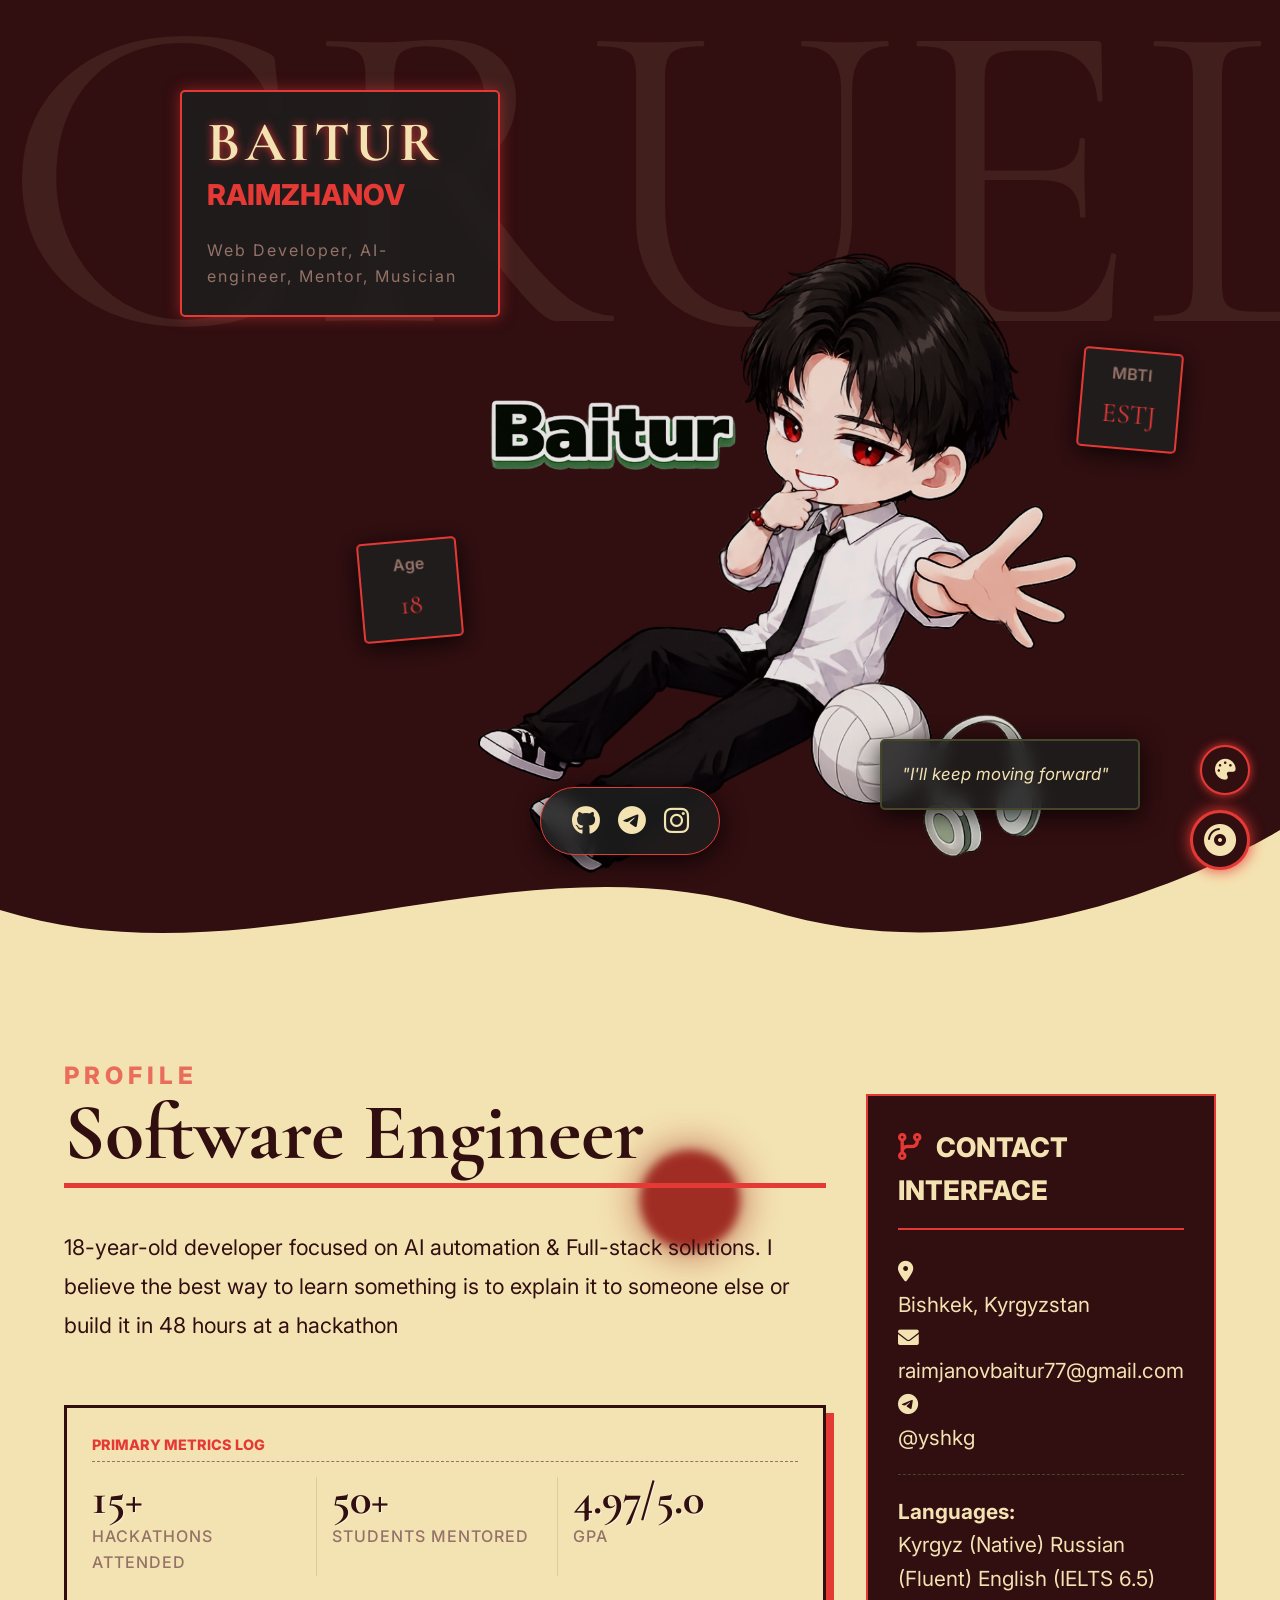
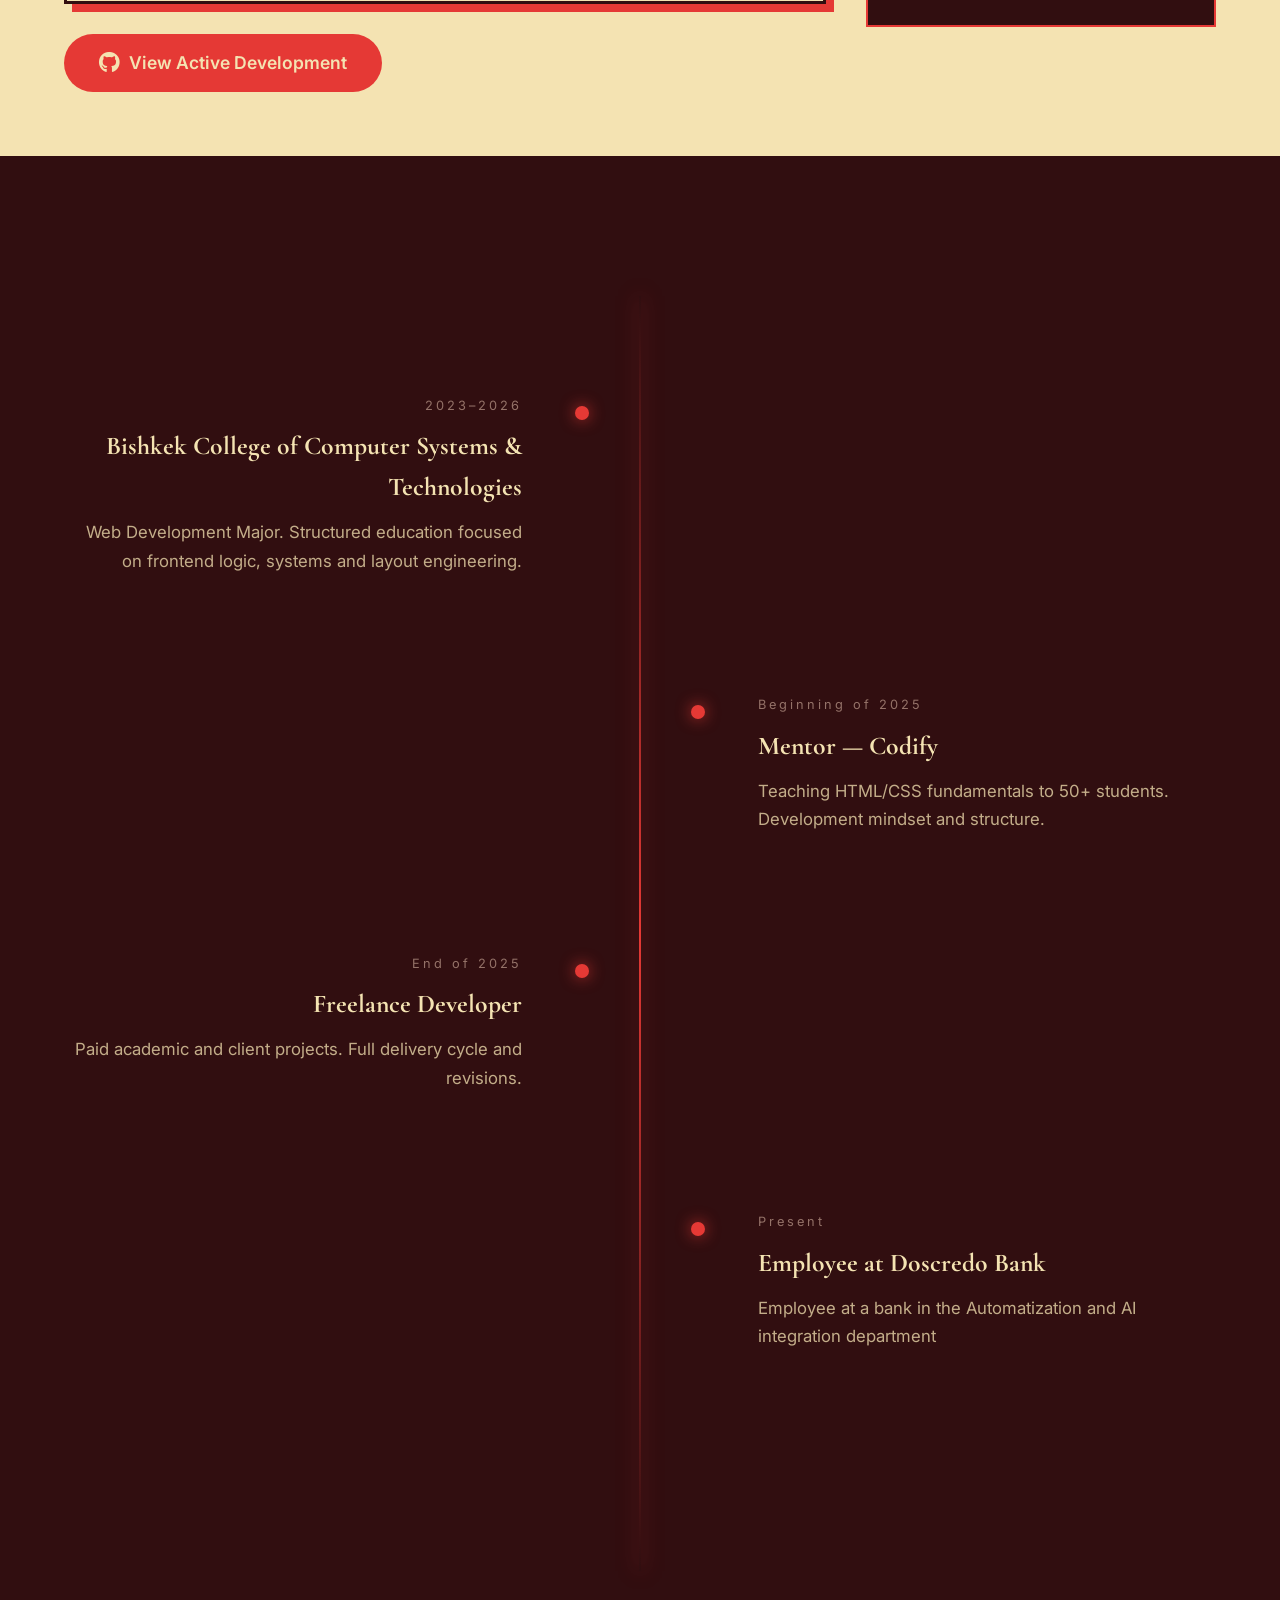
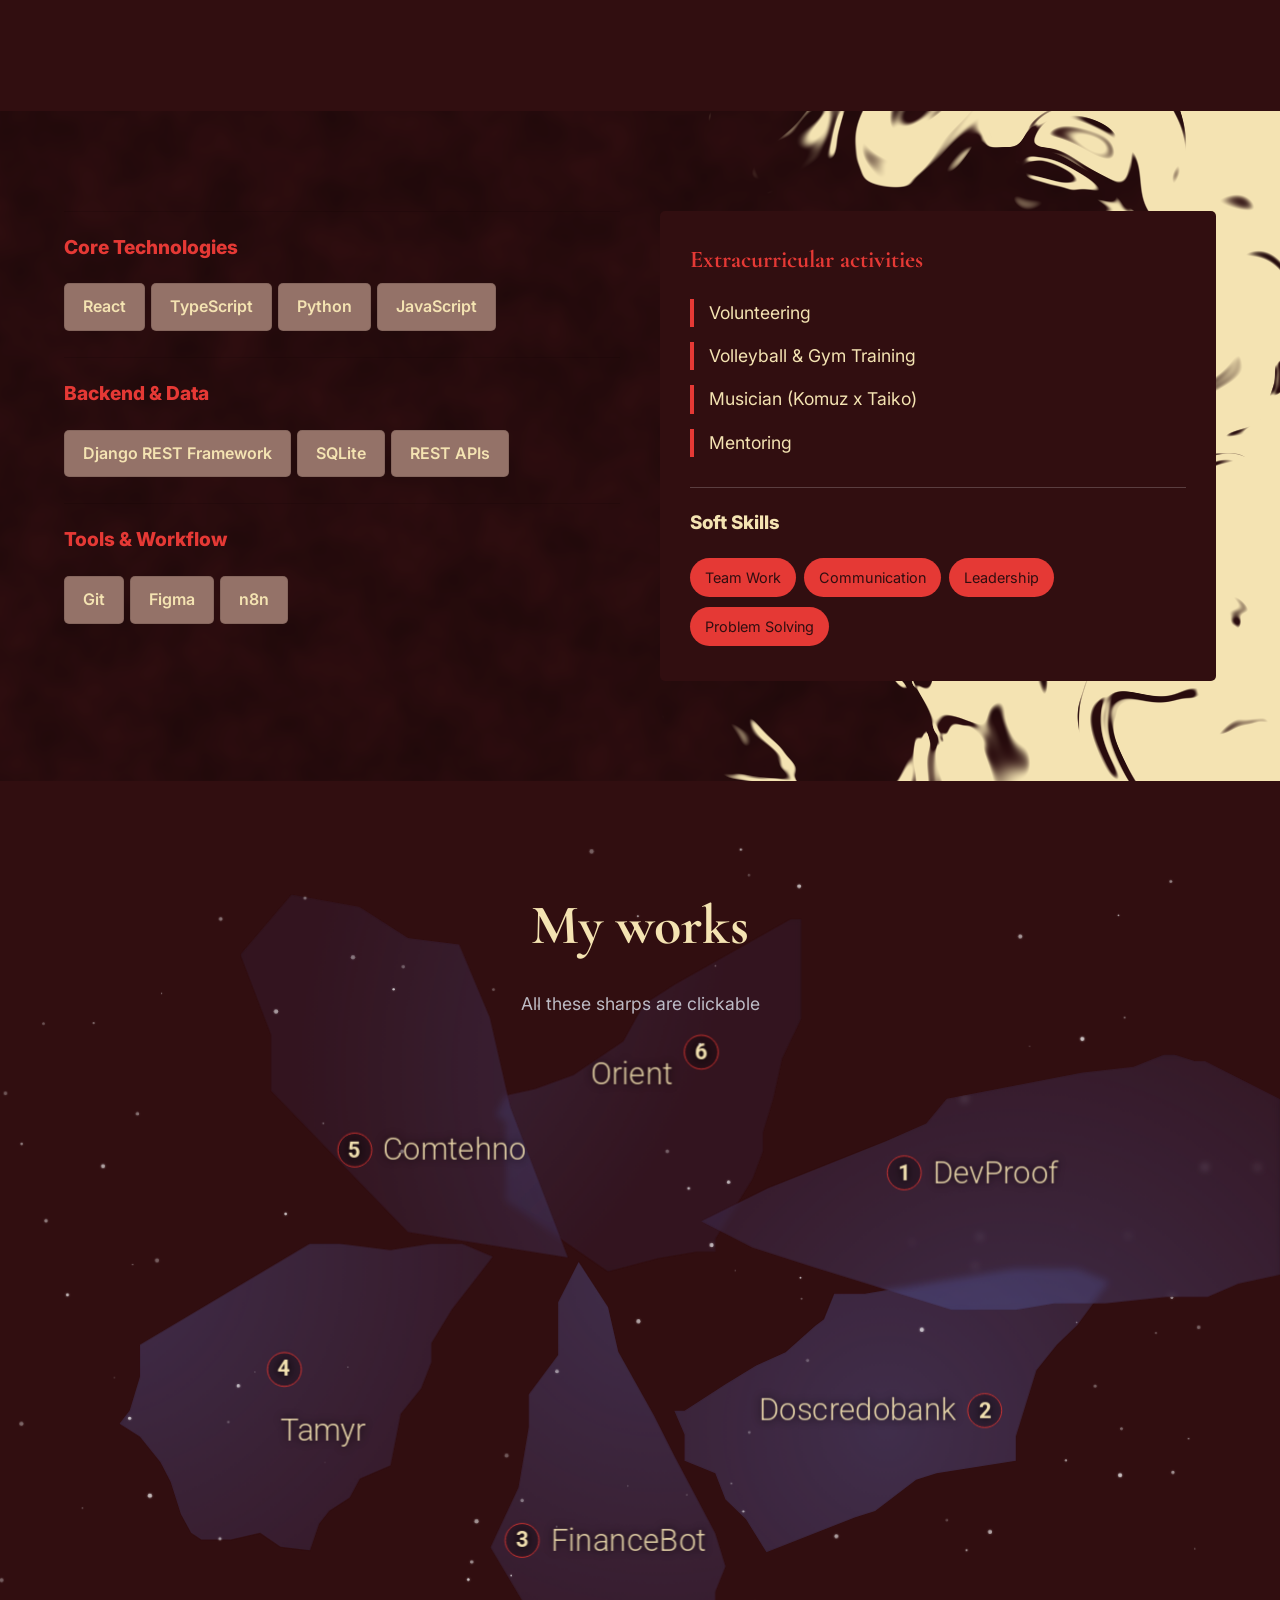
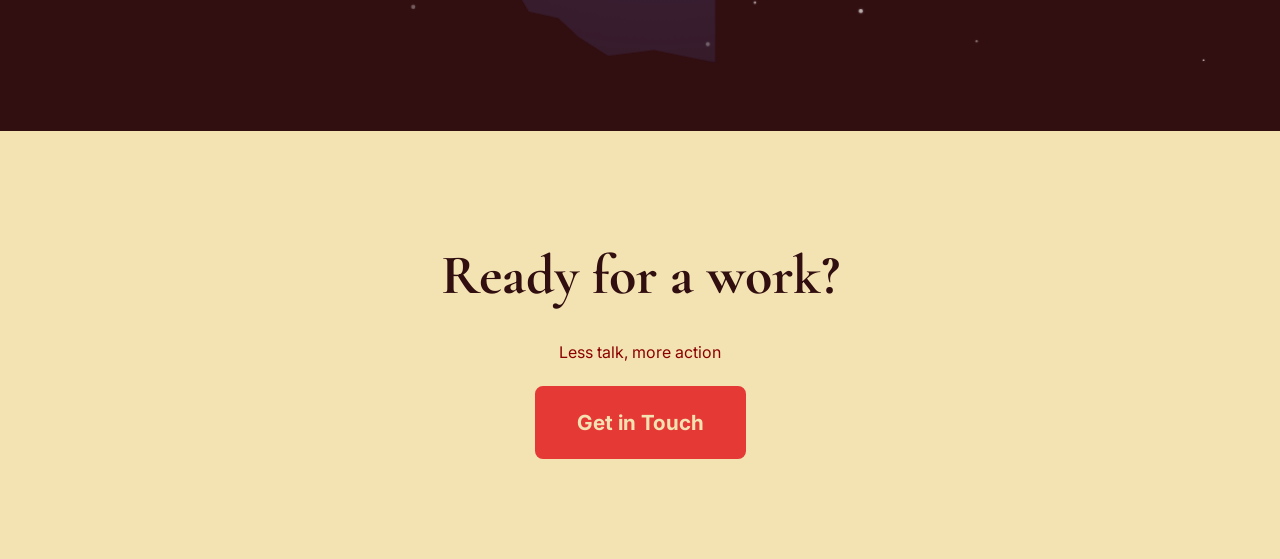
<file: index.html>
<!doctype html>
<html lang="en">
  <head>
    <meta charset="UTF-8" />
    <meta name="viewport" content="width=device-width, initial-scale=1.0" />
    <title>Раимжанов Байтур | Baitur Raimzhanov</title>

    <link rel="icon" type="image/png" href="/favicon.png" />

    <meta
      name="description"
      content="Сайт-портфолио Раимжанова Байтура. Portfolio of Baitur Raimzhanov, an 18-year-old web developer, mentor, AI-engineer and musician based in Bishkek, Kyrgyzstan."
    />
    <meta
      name="keywords"
      content="Раимжанов Байтур, Байтур, Раимжанов, Baitur Raimzhanov, Web Developer, Mentor, AI-engineer"
    />
    <meta name="author" content="Раимжанов Байтур, Baitur Raimzhanov" />
    <meta name="robots" content="index, follow" />
    <meta name="theme-color" content="#310E10" />

    <meta property="og:type" content="website" />
    <meta property="og:title" content="Baitur Raimzhanov - Web Developer" />
    <meta
      property="og:description"
      content="18-year-old web developer, mentor, and musician. Discover my projects and skills."
    />
    <meta property="og:image" content="baitur.webp" />
    <meta property="og:url" content="https://skrblv.github.io/" />

    <meta name="twitter:card" content="summary_large_image" />
    <meta name="twitter:title" content="Baitur Raimzhanov - Web Developer" />
    <meta
      name="twitter:description"
      content="18-year-old web developer, mentor, and musician."
    />
    <meta name="twitter:image" content="baitur.webp" />

    <link rel="canonical" href="https://skrblv.github.io/" />

    <link rel="preconnect" href="https://fonts.googleapis.com" />
    <link rel="preconnect" href="https://fonts.gstatic.com" crossorigin />
    <link rel="preconnect" href="https://cdnjs.cloudflare.com" />

    <link
      href="https://fonts.googleapis.com/css2?family=Cormorant+Garamond:wght@400;700&family=Inter:wght@300;400;600;800&family=Roboto:wght@300;400;700&display=swap"
      rel="stylesheet"
    />

<meta name="google-site-verification" content="Lntaro7IUnbB38OqXgtZppgg2948XfjPVonKaCSNXL4" />
    
<link
  rel="stylesheet"
  href="https://cdnjs.cloudflare.com/ajax/libs/font-awesome/6.0.0-beta3/css/all.min.css"
  integrity="sha512-Fo3rlrZj/k7ujTnHg4CGR2D7kSs0v4LLanw2qksYuRlEzO+tcaEPQogQ0KaoGN26/zrn20ImR1DfuLWnOo7aBA=="
  crossorigin="anonymous"
  referrerpolicy="no-referrer"
  media="print" 
  onload="this.media='all'"
/>
    <link rel="stylesheet" href="styles.css" />
    <script>
      const savedTheme = localStorage.getItem("selected-theme") || "default";
      document.documentElement.setAttribute("data-theme", savedTheme);
    </script>

    <script type="application/ld+json">
      {
        "@context": "https://schema.org",
        "@type": "Person",
        "name": "Раимжанов Байтур",
        "alternateName": "Baitur Raimzhanov",
        "jobTitle": "Web Developer, AI-engineer, Mentor, Musician",
        "description": "18-year-old self-taught web developer passionate about technology, design, and education.",
        "address": {
          "@type": "PostalAddress",
          "addressLocality": "Bishkek",
          "addressCountry": "Kyrgyzstan"
        },
        "email": "mailto:raimjanovbaitur77@gmail.com",
        "sameAs": [
          "https://github.com/skrblv",
          "https://t.me/yshkg",
          "https://www.instagram.com/raimzhanovba?igsh=ZnVnMm1waWo4bmYw"
        ]
      }
    </script>
  </head>
  <body>
      <h1 style="display: none;">Раимжанов Байтур</h1>
    <section id="hero" class="hero-section">
      <div class="background-texture" data-depth="0.5"></div>
      <p class="parallax-text" data-depth="0.1">CRUEL</p>

      <div class="main-content-area">
        <div class="data-panel left-float" data-depth="1.5">
          <h1 class="card-title">BAITUR</h1>
          <h2 class="card-subtitle">RAIMZHANOV</h2>
          <p class="card-role">Web Developer, AI-engineer, Mentor, Musician</p>
        </div>

        <img
          src="/baitur.png"
          alt="Baitur Raimzhanov - Web Developer"
          class="central-image"
          data-depth="2.5"
          fetchpriority="high"
          width="580"
          height="630"
        />

        <div class="quote-card bottom-float" data-depth="1.4">
          <p class="quote-text not">"I'll keep moving forward"</p>
          <p class="quote-text mobile">"Strong? Then prove it"</p>
        </div>

        <div class="data-card data-age" data-depth="3.5">
          <p class="data-label">Age</p>
          <p class="data-value">18</p>
        </div>

        <div class="data-card data-height" data-depth="3.0">
          <p class="data-label">MBTI</p>
          <p class="data-value">ESTJ</p>
        </div>

        <div class="action-links-module" data-depth="1.8">
          <div class="bottom-links">
            <a
              href="https://github.com/skrblv"
              target="_blank"
              aria-label="My GitHub Profile"
              ><i class="fab fa-github"></i
            ></a>
            <a
              href="https://t.me/yshkg"
              target="_blank"
              aria-label="My Telegram Profile"
              ><i class="fab fa-telegram-plane"></i
            ></a>
            <a
              href="https://www.instagram.com/raimzhanovba?igsh=ZnVnMm1waWo4bmYw"
              target="_blank"
              aria-label="My Instagram Profile"
              ><i class="fab fa-instagram"></i
            ></a>
          </div>
        </div>
      </div>
    </section>

    <section id="about" class="about-section">
      <div class="about-content-wrapper">
        <div class="scroll-visual-asset bubble-1" data-scroll-speed="0.5"></div>
        <div class="scroll-visual-asset bubble-2" data-scroll-speed="0.8"></div>
        <div class="scroll-visual-asset bubble-3" data-scroll-speed="0.3"></div>
        <div class="container-grid about-complex-grid">
          <div class="bio-wrapper">
            <h1 class="bio-heading">
              <span class="serif-title">PROFILE</span>
              Software Engineer
            </h1>
            <p class="bio-main-text">
              18-year-old developer focused on AI automation & Full-stack solutions.
              I believe the best way to learn something is to
              explain it to someone else or build it in 48 hours at a hackathon
            </p>
            <div class="key-metrics">
              <h3>PRIMARY METRICS LOG</h3>
              <div class="metrics-grid">
                <div class="metric-item">
                  <span class="metric-value">15+</span>
                  <span class="metric-label">Hackathons Attended</span>
                </div>
                <div class="metric-item">
                  <span class="metric-value">50+</span>
                  <span class="metric-label">Students Mentored</span>
                </div>
                <div class="metric-item">
                  <span class="metric-value">4.97/5.0</span>
                  <span class="metric-label">GPA</span>
                </div>
              </div>
            </div>
            <a
              href="https://github.com/skrblv"
              target="_blank"
              class="link-btn github-large-btn"
            >
              <i class="fab fa-github"></i> View Active Development
            </a>
          </div>
          <div class="contact-card contact-revamped">
            <h3 class="contact-title">
              <i class="fas fa-code-branch"></i> CONTACT INTERFACE
            </h3>
            <div class="contact-group">
              <i class="fas fa-map-marker-alt"></i>
              <p>Bishkek, Kyrgyzstan</p>
            </div>
            <div class="contact-group">
              <i class="fas fa-envelope"></i>
              <p>raimjanovbaitur77@gmail.com</p>
            </div>
            <div class="contact-group">
              <i class="fab fa-telegram-plane"></i>
              <p>@yshkg</p>
            </div>
            <hr class="contact-divider" />
            <div class="languages-small">
              <h4>Languages:</h4>
              <span>Kyrgyz (Native)</span>
              <span>Russian (Fluent)</span>
              <span>English (IELTS 6.5)</span>
            </div>
          </div>
        </div>
      </div>
    </section>

    <section id="resume" class="resume-section">
      <h1 class="parallax-text resume-bg-text" data-depth="0.3">RESUME</h1>

      <div class="resume-stage">
        <div class="resume-line"></div>

        <div class="resume-entry left">
          <span class="entry-year">2023–2026</span>
          <h3 class="entry-title">
            Bishkek College of Computer Systems & Technologies
          </h3>
          <p class="entry-text">
            Web Development Major. Structured education focused on frontend
            logic, systems and layout engineering.
          </p>
        </div>

        <div class="resume-entry right">
          <span class="entry-year">Beginning of 2025</span>
          <h3 class="entry-title">Mentor — Codify</h3>
          <p class="entry-text">
            Teaching HTML/CSS fundamentals to 50+ students. Development mindset
            and structure.
          </p>
        </div>

        <div class="resume-entry left">
          <span class="entry-year">End of 2025</span>
          <h3 class="entry-title">Freelance Developer</h3>
          <p class="entry-text">
            Paid academic and client projects. Full delivery cycle and
            revisions.
          </p>
        </div>

        <div class="resume-entry right">
          <span class="entry-year">Present</span>
          <h3 class="entry-title">Employee at Doscredo Bank</h3>
          <p class="entry-text">
            Employee at a bank in the Automatization and AI ​​integration
            department
          </p>
        </div>
      </div>
    </section>

    <section id="skills-hobbies" class="skills-hobbies-section">
      <div class="ink-background" id="inkSection">
        <canvas id="skillsCanvas"></canvas>
      </div>
      <div class="container-grid content-layer">
        <div class="skills-wrapper">
          <div class="skill-group coding-skills">
            <h3>Core Technologies</h3>
            <div class="skill-tags">
              <span>React</span><span>TypeScript</span><span>Python</span
              ><span>JavaScript</span>
            </div>
          </div>
          <div class="skill-group backend-db">
            <h3>Backend & Data</h3>
            <div class="skill-tags">
              <span>Django REST Framework</span><span>SQLite</span
              ><span>REST APIs</span>
            </div>
          </div>
          <div class="skill-group tools-workflow">
            <h3>Tools & Workflow</h3>
            <div class="skill-tags">
              <span>Git</span><span>Figma</span><span>n8n</span>
            </div>
          </div>
        </div>
        <div class="interests-card">
          <h2>Extracurricular activities</h2>
          <div class="hobby-list">
            <p>Volunteering</p>
            <p>Volleyball & Gym Training</p>
            <p>Musician (Komuz x Taiko)</p>
            <p>Mentoring</p>
          </div>
          <div class="soft-skills-block">
            <h3>Soft Skills</h3>
            <div class="tag-group">
              <span>Team Work</span><span>Communication</span
              ><span>Leadership</span><span>Problem Solving</span>
            </div>
          </div>
        </div>
      </div>
    </section>

    <section id="shards-section">
      <div class="shards-intro">
        <h2>My works</h2>
        <p>All these sharps are clickable</p>
      </div>
      <div id="scene-container">
        <div id="flickering-particles-container"></div>
        <div class="particles" id="particles-back" data-depth="0.2"></div>
        <div class="particles" id="particles-mid" data-depth="0.5"></div>

        <a
          href="#"
          class="shard"
          id="shard-1"
          data-depth="0.6"
          onclick="return false;"
        >
          <div class="shard-ui">
            <div class="shard-icon">1</div>
            <span class="shard-title">DevProof</span>
          </div>
        </a>

        <a
          href="#"
          class="shard"
          id="shard-2"
          data-depth="0.8"
          onclick="return false;"
        >
          <div class="shard-ui">
            <div class="shard-icon">2</div>
            <span class="shard-title">Doscredobank</span>
          </div>
        </a>

        <a
          href="#"
          class="shard"
          id="shard-3"
          data-depth="1.0"
          onclick="return false;"
        >
          <div class="shard-ui">
            <div class="shard-icon">6</div>
            <span class="shard-title"><br />Orient</span>
          </div>
        </a>

        <a
          href="#"
          class="shard"
          id="shard-4"
          data-depth="0.4"
          onclick="return false;"
        >
          <div class="shard-ui">
            <div
              class="shard-icon"
              style="position: absolute; right: -20px; top: -120px"
            >
              4
            </div>
            <span
              class="shard-title"
              style="position: absolute; right: -90px; bottom: 10px"
              ><br />Tamyr</span
            >
          </div>
        </a>

        <a
          href="#"
          class="shard"
          id="shard-5"
          data-depth="0.9"
          onclick="return false;"
        >
          <div class="shard-ui">
            <div class="shard-icon">3</div>
            <span class="shard-title">FinanceBot</span>
          </div>
        </a>

        <a
          href="#"
          class="shard"
          id="shard-6"
          data-depth="0.5"
          onclick="return false;"
        >
          <div class="shard-ui">
            <div class="shard-icon">5</div>
            <span class="shard-title">Comtehno</span>
          </div>
        </a>

        <div class="particles" id="particles-front" data-depth="0.9"></div>
      </div>
    </section>
    <section id="contact" class="cta-section">
      <h2>Ready for a work?</h2>
      <p>Less talk, more action</p>
      <a href="mailto:raimjanovbaitur77@gmail.com" class="btn-large"
        >Get in Touch</a
      >
      <h1 style="display: none;">Раимжанов Байтур</h1>
    </section>

    <!-- Theme Switcher UI -->
    <div id="theme-switcher" class="theme-switcher">
      <div class="theme-options closed" id="theme-options">
        <button
          class="theme-option"
          data-theme="default"
          title="Crimson Blood"
        ></button>
        <button
          class="theme-option"
          data-theme="ocean"
          title="Deep Ocean"
        ></button>
        <button
          class="theme-option"
          data-theme="forest"
          title="Mystic Forest"
        ></button>
        <!-- <button
          class="theme-option"
          data-theme="cyberpunk"
          title="Cyberpunk Night"
        ></button> -->
      </div>
      <div class="theme-toggle-btn" id="theme-toggle-btn" title="Choose Theme">
        <i class="fas fa-palette"></i>
      </div>
    </div>

    <div id="music-player" class="music-player closed">
      <div
        class="vinyl-icon"
        title="Toggle Player"
        aria-label="Toggle music player"
      >
        <i class="fas fa-compact-disc"></i>
      </div>

      <div class="controls-panel">
        <p class="track-info">
          Now Playing: <span id="current-track-name">Loading...</span>
        </p>
        <div class="controls">
          <button id="prev-btn" aria-label="Previous track">
            <i class="fas fa-backward"></i>
          </button>
          <button id="play-pause-btn" aria-label="Play or pause track">
            <i class="fas fa-play"></i>
          </button>
          <button id="next-btn" aria-label="Next track">
            <i class="fas fa-forward"></i>
          </button>
        </div>
        <div class="volume-control">
          <i class="fas fa-volume-low" aria-hidden="true"></i>
          <input
            type="range"
            id="volume-slider"
            min="0"
            max="1"
            step="0.05"
            value="1"
            aria-label="Volume control"
          />
          <i class="fas fa-volume-high" aria-hidden="true"></i>
        </div>
      </div>
    </div>

    <div id="project-modal" class="modal-overlay" aria-hidden="true">
      <div class="modal-container">
        <button class="close-modal-btn" aria-label="Close modal">
          <i class="fas fa-times"></i>
        </button>

        <div class="modal-content">
          <h2 id="modal-title" class="modal-title">PROJECT NAME</h2>
          <div class="modal-tags" id="modal-tags"></div>
          <div class="modal-body">
            <p id="modal-description"></p>
          </div>
          <div class="modal-footer">
            <span class="status-badge">Not Deployed</span>
          </div>
        </div>
      </div>
    </div>

    <script id="vertex-shader" type="x-shader/x-vertex">
      attribute vec2 position;
      void main() { gl_Position = vec4(position, 0.0, 1.0); }
    </script>
    <script id="fragment-shader" type="x-shader/x-fragment">
      precision highp float;
      uniform vec2 u_resolution;
      uniform float u_time;
      uniform float u_progress;
      uniform vec3 u_colorBg; // Added for dynamic theme switching
      uniform vec3 u_colorInk; // Added for dynamic theme switching

      vec3 permute(vec3 x) { return mod(((x*34.0)+1.0)*x, 289.0); }
      float snoise(vec2 v){
          const vec4 C = vec4(0.211324865405187, 0.366025403784439, -0.577350269189626, 0.024390243902439);
          vec2 i  = floor(v + dot(v, C.yy) );
          vec2 x0 = v -   i + dot(i, C.xx);
          vec2 i1;
          i1 = (x0.x > x0.y) ? vec2(1.0, 0.0) : vec2(0.0, 1.0);
          vec4 x12 = x0.xyxy + C.xxzz;
          x12.xy -= i1;
          i = mod(i, 289.0);
          vec3 p = permute( permute( i.y + vec3(0.0, i1.y, 1.0 )) + i.x + vec3(0.0, i1.x, 1.0 ));
          vec3 m = max(0.5 - vec3(dot(x0,x0), dot(x12.xy,x12.xy), dot(x12.zw,x12.zw)), 0.0);
          m = m*m ; m = m*m ;
          vec3 x = 2.0 * fract(p * C.www) - 1.0;
          vec3 h = abs(x) - 0.5;
          vec3 ox = floor(x + 0.5);
          vec3 a0 = x - ox;
          m *= 1.79284291400159 - 0.85373472095314 * ( a0*a0 + h*h );
          vec3 g;
          g.x  = a0.x  * x0.x  + h.x  * x0.y;
          g.yz = a0.yz * x12.xz + h.yz * x12.yw;
          return 130.0 * dot(m, g);
      }

      float fbm(vec2 x) {
          float v = 0.0;
          float a = 0.5;
          vec2 shift = vec2(100.0);
          mat2 rot = mat2(cos(0.5), sin(0.5), -sin(0.5), cos(0.50));
          for (int i = 0; i < 3; ++i) {
              v += a * snoise(x);
              x = rot * x * 2.0 + shift;
              a *= 0.5;
          }
          return v;
      }

      void main() {
          vec2 st = gl_FragCoord.xy/u_resolution.xy;
          float ratio = u_resolution.x/u_resolution.y;
          st.x *= ratio;

          float isPortrait = step(u_resolution.x, u_resolution.y);
          float centerOffset = mix(0.2, 0.4, isPortrait);
          float centerY = mix(0.5, 0.85, isPortrait);
          vec2 center = vec2(ratio * centerOffset, centerY);
          float d = length(st - center);

          vec2 q = vec2(0.);
          q.x = fbm( st + 0.00 * u_time);
          q.y = fbm( st + vec2(1.0));
          vec2 r = vec2(0.);
          r.x = fbm( st + 1.0 * q + vec2(1.7,9.2) + 0.15 * u_time );
          r.y = fbm( st + 1.0 * q + vec2(8.3,2.8) + 0.126 * u_time);
          float f = fbm(st + r);

          float morphFactor = smoothstep(0.0, 0.4, u_progress);

          float distStr = mix(0.85, 0.5, isPortrait);
          float liquidDistortion = distStr * morphFactor;
          float liquidOffset = 0.35 * morphFactor;

          float mask = d - (f * liquidDistortion) + liquidOffset;

          float maxRadius = mix(1.5, 1.0, isPortrait);
          float radius = u_progress * maxRadius;

          float edgeSoftness = 0.02 + (0.1 * morphFactor);
          float ink = 1.0 - smoothstep(radius, radius + edgeSoftness, mask);

          float inner = fbm(st * 6.0);

          vec3 finalColor = mix(u_colorBg, mix(u_colorInk, u_colorInk * (0.8 + inner * 0.2), morphFactor), ink);

          gl_FragColor = vec4(finalColor, 1.0);
      }
    </script>

    <script src="scripts.js"></script>
  </body>
</html>
</file>
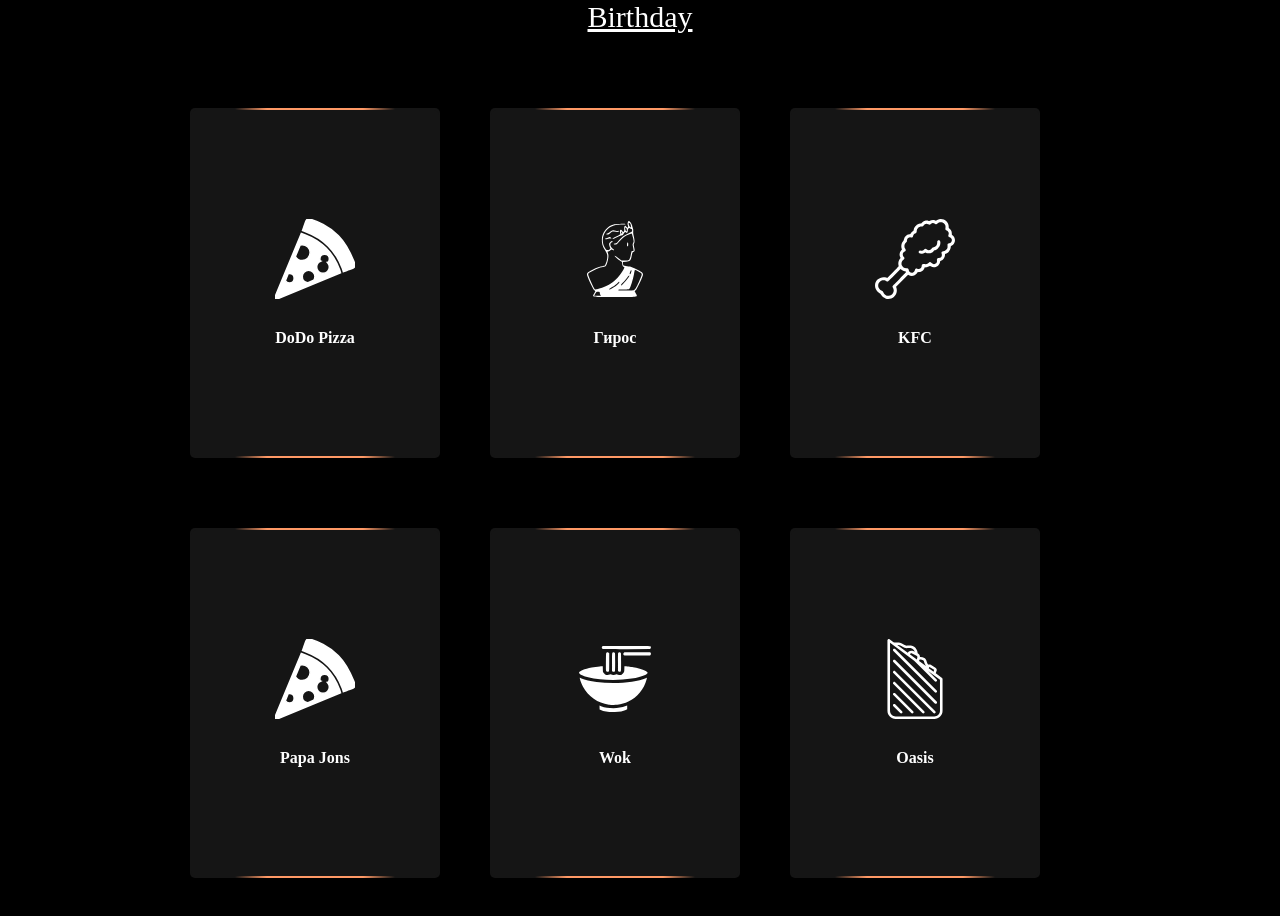
<file: April-tripple-date.html>
<!DOCTYPE html>
<html lang="en">
  <head>
    <meta charset="UTF-8" />
    <meta name="viewport" content="width=device-width, initial-scale=1.0" />
    <title>Document</title>
  </head>
  <body>
    <style>
        body{
            display: flex;
            justify-content: center;
            align-items: center;
            height: 100vh;
            background-color: black;
        }
        header{
            position: fixed;
            top: 0;
        }
        header a{
            color: white;
            font-size: 30px;
        }

        .all-cards{
            display: grid;
            grid-template-columns: 300px 300px 300px;
            justify-content: space-evenly;
            row-gap: 10%;
            align-items: center;
        }

      .card {
        overflow: visible;
        width: 250px;
        height: 350px;
      }

      .content {
        width: 100%;
        height: 100%;
        transform-style: preserve-3d;
        transition: transform 300ms;
        box-shadow: 0px 0px 10px 1px #000000ee;
        border-radius: 5px;
      }

      .front,
      .back {
        background-color: #151515;
        position: absolute;
        width: 100%;
        height: 100%;
        backface-visibility: hidden;
        -webkit-backface-visibility: hidden;
        border-radius: 5px;
        overflow: hidden;
      }

      .back {
        width: 100%;
        height: 100%;
        justify-content: center;
        display: flex;
        align-items: center;
        overflow: hidden;
      }

      .back::before {
        position: absolute;
        content: " ";
        display: block;
        width: 160px;
        height: 160%;
        background: linear-gradient(
          90deg,
          transparent,
          #ff9966,
          #ff9966,
          #ff9966,
          #ff9966,
          transparent
        );
        animation: rotation_481 5000ms infinite linear;
      }

      .back-content {
        position: absolute;
        width: 99%;
        height: 99%;
        background-color: #151515;
        border-radius: 5px;
        color: white;
        display: flex;
        flex-direction: column;
        justify-content: center;
        align-items: center;
        gap: 30px;
      }

      .card:hover .content {
        transform: rotateY(180deg);
      }

      @keyframes rotation_481 {
        0% {
          transform: rotateZ(0deg);
        }

        0% {
          transform: rotateZ(360deg);
        }
      }

      .front {
        transform: rotateY(180deg);
        color: white;
      }

      .front .front-content {
        position: absolute;
        width: 100%;
        height: 100%;
        padding: 10px;
        display: flex;
        flex-direction: column;
        justify-content: space-between;
      }

      .front-content .badge {
        background-color: #00000055;
        padding: 2px 10px;
        border-radius: 10px;
        backdrop-filter: blur(2px);
        width: fit-content;
      }

      .description {
        box-shadow: 0px 0px 10px 5px #00000088;
        width: 100%;
        padding: 10px;
        background-color: #00000099;
        backdrop-filter: blur(5px);
        border-radius: 5px;
      }

      .title {
        font-size: 11px;
        max-width: 100%;
        display: flex;
        justify-content: space-between;
      }

      .title p {
        width: 50%;
      }

      .card-footer {
        color: #ffffff88;
        margin-top: 5px;
        font-size: 8px;
      }

      .front .img {
        position: absolute;
        width: 100%;
        height: 100%;
        object-fit: cover;
        object-position: center;
      }

      .circle {
        width: 90px;
        height: 90px;
        border-radius: 50%;
        background-color: #ffbb66;
        position: relative;
        filter: blur(15px);
        animation: floating 2600ms infinite linear;
      }

      #bottom {
        background-color: #ff8866;
        left: 50px;
        top: 0px;
        width: 150px;
        height: 150px;
        animation-delay: -800ms;
      }

      #right {
        background-color: #ff2233;
        left: 160px;
        top: -80px;
        width: 30px;
        height: 30px;
        animation-delay: -1800ms;
      }

      @keyframes floating {
        0% {
          transform: translateY(0px);
        }

        50% {
          transform: translateY(10px);
        }

        100% {
          transform: translateY(0px);
        }
      }
    </style>

    <header >
        <a href="index.html">Birthday</a>
    </header>

    <div class="all-cards">
            <div class="card">
            <div class="content">
              <div class="back">
                <div class="back-content">
                  <svg
                    stroke="#FFFFFF"
                    xmlns:xlink="http://www.w3.org/1999/xlink"
                    xmlns="http://www.w3.org/2000/svg"
                    viewBox="0 0 50 50"
                    height="80px"
                    width="80px"
                    fill="#ffffff"
                  >
                    <g stroke-width="0" id="SVGRepo_bgCarrier"></g>
      
                    <g
                      stroke-linejoin="round"
                      stroke-linecap="round"
                      id="SVGRepo_tracerCarrier"
                    ></g>
      
                    <g id="SVGRepo_iconCarrier">
                      <path
                        d="M20.84375 0.03125C20.191406 0.0703125 19.652344 0.425781 19.21875 1.53125C18.988281 2.117188 18.5 3.558594 18.03125 4.9375C17.792969 5.636719 17.570313 6.273438 17.40625 6.75C17.390625 6.796875 17.414063 6.855469 17.40625 6.90625C17.398438 6.925781 17.351563 6.949219 17.34375 6.96875L17.25 7.25C18.566406 7.65625 19.539063 8.058594 19.625 8.09375C22.597656 9.21875 28.351563 11.847656 33.28125 16.78125C38.5 22 41.183594 28.265625 42.09375 30.71875C42.113281 30.761719 42.375 31.535156 42.75 32.84375C42.757813 32.839844 42.777344 32.847656 42.78125 32.84375C43.34375 32.664063 44.953125 32.09375 46.3125 31.625C47.109375 31.351563 47.808594 31.117188 48.15625 31C49.003906 30.714844 49.542969 30.292969 49.8125 29.6875C50.074219 29.109375 50.066406 28.429688 49.75 27.6875C49.605469 27.347656 49.441406 26.917969 49.25 26.4375C47.878906 23.007813 45.007813 15.882813 39.59375 10.46875C33.613281 4.484375 25.792969 1.210938 22.125 0.21875C21.648438 0.0898438 21.234375 0.0078125 20.84375 0.03125 Z M 16.46875 9.09375L0.0625 48.625C-0.09375 48.996094 -0.00390625 49.433594 0.28125 49.71875C0.472656 49.910156 0.738281 50 1 50C1.128906 50 1.253906 49.988281 1.375 49.9375L40.90625 33.59375C40.523438 32.242188 40.222656 31.449219 40.21875 31.4375C39.351563 29.089844 36.816406 23.128906 31.875 18.1875C27.035156 13.34375 21.167969 10.804688 18.875 9.9375C18.84375 9.925781 17.8125 9.5 16.46875 9.09375 Z M 17 16C19.761719 16 22 18.238281 22 21C22 23.761719 19.761719 26 17 26C15.140625 26 13.550781 24.972656 12.6875 23.46875L15.6875 16.1875C16.101563 16.074219 16.550781 16 17 16 Z M 31 22C32.65625 22 34 23.34375 34 25C34 25.917969 33.585938 26.730469 32.9375 27.28125L32.90625 27.28125C33.570313 27.996094 34 28.949219 34 30C34 32.210938 32.210938 34 30 34C27.789063 34 26 32.210938 26 30C26 28.359375 26.996094 26.960938 28.40625 26.34375L28.3125 26.3125C28.117188 25.917969 28 25.472656 28 25C28 23.34375 29.34375 22 31 22 Z M 21 32C23.210938 32 25 33.789063 25 36C25 36.855469 24.710938 37.660156 24.25 38.3125L20.3125 39.9375C18.429688 39.609375 17 37.976563 17 36C17 33.789063 18.789063 32 21 32 Z M 9 34C10.65625 34 12 35.34375 12 37C12 38.65625 10.65625 40 9 40C7.902344 40 6.960938 39.414063 6.4375 38.53125L8.25 34.09375C8.488281 34.03125 8.742188 34 9 34Z"
                      ></path>
                    </g>
                  </svg>
                  <strong>DoDo Pizza</strong>
                </div>
              </div>
              <div class="front">
                <div class="img">
                  <div class="circle"></div>
                  <div class="circle" id="right"></div>
                  <div class="circle" id="bottom"></div>
                </div>
      
                <div class="front-content">
                  <small class="badge">Pasta</small>
                  <div class="description">
                    <div class="title">
                      <p class="title">
                        <strong>DoDo Pizza</strong>
                      </p>
                      <svg
                        fill-rule="nonzero"
                        height="15px"
                        width="15px"
                        viewBox="0,0,256,256"
                        xmlns:xlink="http://www.w3.org/1999/xlink"
                        xmlns="http://www.w3.org/2000/svg"
                      >
                        <g
                          style="mix-blend-mode: normal"
                          text-anchor="none"
                          font-size="none"
                          font-weight="none"
                          font-family="none"
                          stroke-dashoffset="0"
                          stroke-dasharray=""
                          stroke-miterlimit="10"
                          stroke-linejoin="miter"
                          stroke-linecap="butt"
                          stroke-width="1"
                          stroke="none"
                          fill-rule="nonzero"
                          fill="#20c997"
                        >
                          <g transform="scale(8,8)">
                            <path d="M25,27l-9,-6.75l-9,6.75v-23h18z"></path>
                          </g>
                        </g>
                      </svg>
                    </div>
                    <p class="card-footer">30 Mins &nbsp; | &nbsp; 1 Serving</p>
                  </div>
                </div>
              </div>
            </div>
          </div>
          <div class="card">
            <div class="content">
              <div class="back">
                <div class="back-content">
                  <svg
                    version="1.0"
                    xmlns="http://www.w3.org/2000/svg"
                    width="80px"
                    height="80px"
                    viewBox="0 0 200.000000 200.000000"
                    preserveAspectRatio="xMidYMid meet"
                  >
                    <g
                      transform="translate(0.000000,200.000000) scale(0.100000,-0.100000)"
                      fill="#FFFFFF"
                      stroke="none"
                    >
                      <path
                        d="M1320 1915 c-9 -27 -9 -44 0 -70 7 -20 9 -43 6 -52 -6 -14 -11 -12
                     -34 10 -16 15 -33 27 -39 27 -16 0 -25 -33 -22 -84 2 -25 -3 -51 -10 -60 -11
                     -13 -16 -12 -38 14 -14 17 -31 30 -39 30 -19 0 -28 -44 -16 -79 10 -28 8 -31
                     -25 -51 -20 -12 -65 -34 -100 -50 -35 -16 -63 -34 -63 -39 0 -19 23 -12 122
                     38 57 29 106 47 117 44 14 -3 21 2 26 19 4 12 17 33 28 45 19 21 22 22 39 7
                     25 -23 48 -2 48 44 0 19 7 43 16 53 15 16 18 17 39 3 12 -8 29 -13 36 -12 16
                     3 24 -50 12 -67 -5 -6 -46 -27 -93 -48 -107 -47 -170 -95 -239 -180 -47 -59
                     -58 -67 -87 -67 -24 0 -34 -5 -34 -15 0 -11 11 -15 36 -15 30 0 43 7 68 37 95
                     112 154 162 239 202 47 23 92 41 99 41 9 0 21 -36 37 -105 22 -101 22 -105 5
                     -135 -17 -28 -17 -34 -2 -107 9 -43 14 -81 12 -85 -3 -5 -16 -8 -29 -8 -21 0
                     -24 -7 -40 -95 -11 -58 -25 -105 -37 -120 -18 -23 -26 -25 -108 -25 l-88 0
                     -82 66 c-53 43 -85 63 -91 57 -10 -10 122 -124 169 -146 18 -8 22 -18 22 -57
                     0 -47 20 -80 48 -80 38 0 -94 -203 -195 -301 -124 -121 -232 -182 -424 -239
                     -85 -25 -105 -28 -116 -17 -23 22 -163 339 -163 367 0 35 0 35 145 109 93 47
                     137 64 195 73 41 6 83 18 92 26 43 36 89 237 70 303 -5 19 -13 42 -17 52 -6
                     14 -2 17 19 17 16 0 37 11 52 27 24 26 25 26 54 10 22 -13 30 -14 36 -5 4 7 1
                     14 -7 17 -30 10 -78 68 -84 105 -8 39 13 76 42 76 7 0 13 7 13 15 0 24 -29 17
                     -62 -15 -26 -27 -29 -35 -23 -67 4 -21 13 -49 20 -63 12 -22 11 -29 -4 -49
                     -14 -18 -25 -22 -57 -19 -37 3 -41 7 -71 63 -124 235 13 515 277 565 29 5 95
                     10 146 10 61 0 94 4 94 11 0 8 -44 10 -142 7 -137 -3 -146 -4 -210 -35 -138
                     -65 -227 -196 -236 -344 -6 -109 15 -186 79 -279 54 -80 65 -117 55 -193 -8
                     -66 -43 -173 -63 -192 -8 -9 -33 -15 -57 -15 -58 0 -133 -27 -259 -95 -109
                     -58 -127 -75 -127 -117 0 -38 144 -349 178 -385 l31 -31 -30 -55 c-50 -94 -91
                     -87 521 -87 612 0 571 -7 521 87 l-30 55 31 31 c33 35 178 347 178 385 0 42
                     -19 59 -126 117 -140 74 -173 86 -272 95 -93 8 -102 14 -102 71 l0 37 75 4
                     c103 5 120 22 143 148 15 79 21 95 37 98 39 7 44 27 25 111 -14 66 -15 81 -4
                     96 19 26 17 80 -6 181 -13 57 -18 102 -14 129 4 27 1 54 -9 76 -7 19 -17 51
                     -21 72 -7 39 -59 107 -81 107 -8 0 -19 -16 -25 -35z m54 -24 c21 -23 34 -101
                     17 -101 -17 0 -51 61 -51 93 0 32 10 34 34 8z m-79 -151 c8 -37 -1 -55 -20
                     -40 -16 14 -29 65 -20 80 10 17 33 -6 40 -40z m-115 -92 c0 -17 -3 -18 -15 -8
                     -8 7 -15 21 -15 32 0 17 3 18 15 8 8 -7 15 -21 15 -32z m405 -961 c69 -36 80
                     -46 83 -71 3 -20 -21 -82 -74 -199 -63 -136 -84 -173 -109 -188 -26 -17 -52
                     -19 -217 -19 -161 0 -188 2 -188 15 0 13 22 15 134 15 128 0 136 1 151 23 25
                     35 83 226 108 352 12 63 24 115 27 115 3 -1 41 -20 85 -43z m-173 27 c8 -7
                     -21 -94 -31 -94 -18 0 -18 14 -3 56 16 43 22 50 34 38z m-52 -135 c0 -29 -177
                     -239 -202 -239 -20 0 -4 26 48 78 31 31 74 82 96 114 36 54 58 72 58 47z
                     m-250 -163 c0 -38 -230 -200 -252 -178 -11 11 -11 10 94 72 32 19 77 54 100
                     77 44 45 58 52 58 29z m-490 -264 c0 -15 7 -38 16 -50 l15 -22 -86 0 -86 0 27
                     50 c26 48 29 50 71 50 40 0 43 -2 43 -28z"
                      />
                      <path
                        d="M905 1701 c-16 -10 -39 -28 -49 -40 -11 -12 -31 -21 -48 -21 -37 0
                     -33 -24 4 -28 18 -2 39 9 73 38 44 38 52 41 89 35 86 -13 120 -11 124 7 3 15
                     -1 16 -20 9 -15 -5 -37 -3 -62 5 -51 19 -75 18 -111 -5z"
                      />
                      <path
                        d="M830 1535 c-14 -8 -38 -14 -53 -15 -18 0 -27 -5 -25 -12 7 -20 45
                     -21 79 -4 18 9 42 13 55 10 29 -7 32 11 5 26 -25 13 -31 12 -61 -5z"
                      />
                      <path
                        d="M1307 1403 c-4 -3 -7 -24 -7 -45 0 -27 4 -38 15 -38 11 0 15 12 15
                     45 0 42 -7 54 -23 38z"
                      />
                    </g>
                  </svg>
      
                  <strong>Гирос</strong>
                </div>
              </div>
              <div class="front">
                <!-- <div class="img">
                  <div class="circle"></div>
                  <div class="circle" id="right"></div>
                  <div class="circle" id="bottom"></div>
                </div> -->
      
                <div class="front-content" style="background-image: url('https://glovo.dhmedia.io/image/customer-assets-glovo/store_logos/fd316fb9eb8b6561cc20002791b4539b5b06025d283b8abcd162612227eb87a1?t=W3siYXV0byI6eyJxIjoibG93In19XQ=='); background-size: cover; background-position: center; ">
                  <small class="badge">Pasta</small>
                  <div class="description">
                    <div class="title">
                      <p class="title">
                        <strong>Гирос</strong>
                      </p>
                      <svg
                        fill-rule="nonzero"
                        height="15px"
                        width="15px"
                        viewBox="0,0,256,256"
                        xmlns:xlink="http://www.w3.org/1999/xlink"
                        xmlns="http://www.w3.org/2000/svg"
                      >
                        <g
                          style="mix-blend-mode: normal"
                          text-anchor="none"
                          font-size="none"
                          font-weight="none"
                          font-family="none"
                          stroke-dashoffset="0"
                          stroke-dasharray=""
                          stroke-miterlimit="10"
                          stroke-linejoin="miter"
                          stroke-linecap="butt"
                          stroke-width="1"
                          stroke="none"
                          fill-rule="nonzero"
                          fill="#20c997"
                        >
                          <g transform="scale(8,8)">
                            <path d="M25,27l-9,-6.75l-9,6.75v-23h18z"></path>
                          </g>
                        </g>
                      </svg>
                    </div>
                    <p class="card-footer">30 Mins &nbsp; | &nbsp; 1 Serving</p>
                  </div>
                </div>
              </div>
            </div>
          </div>
      
          <div class="card">
            <div class="content">
              <div class="back">
                <div class="back-content">
                  <svg
                    version="1.0"
                    xmlns="http://www.w3.org/2000/svg"
                    width="80px"
                    height="80px"
                    viewBox="0 0 512.000000 512.000000"
                    preserveAspectRatio="xMidYMid meet"
                  >
                    <g
                      transform="translate(0.000000,512.000000) scale(0.100000,-0.100000)"
                      fill="#FFFFFF"
                      stroke="none"
                    >
                      <path
                        d="M4105 5106 c-68 -18 -102 -32 -156 -66 l-45 -30 -53 20 c-110 42
                     -235 33 -338 -25 -41 -23 -45 -23 -80 -9 -58 25 -159 29 -233 10 -83 -22 -144
                     -57 -201 -118 -42 -44 -51 -49 -110 -59 -197 -30 -375 -201 -411 -397 -11 -59
                     -14 -64 -60 -93 -55 -36 -110 -96 -135 -149 -17 -35 -21 -37 -90 -48 -177 -28
                     -310 -157 -344 -332 -10 -51 -20 -74 -51 -109 -109 -125 -146 -320 -90 -480
                     l18 -54 -42 -44 c-85 -87 -127 -228 -105 -344 7 -35 23 -84 36 -109 l23 -45
                     -30 -35 c-45 -53 -95 -163 -109 -242 -12 -67 -7 -136 16 -238 5 -22 -35 -66
                     -363 -394 l-370 -368 -63 22 c-189 66 -410 15 -557 -129 -217 -210 -214 -565
                     7 -773 36 -35 91 -76 122 -92 48 -25 60 -38 88 -92 60 -116 178 -212 321 -260
                     87 -30 244 -26 337 8 279 100 426 404 332 686 l-21 65 385 385 385 385 28 -20
                     c89 -62 245 -77 357 -34 70 27 175 121 201 179 l18 40 88 4 c73 3 98 9 153 36
                     87 43 168 130 198 212 14 38 27 59 34 56 35 -13 164 15 242 54 l81 40 49 -30
                     c153 -94 354 -70 483 60 59 58 108 154 117 228 6 50 6 52 52 67 145 48 261
                     213 261 371 l0 62 45 15 c63 22 148 81 195 136 76 88 130 220 130 316 0 40 2
                     42 50 65 28 13 71 44 96 68 177 175 160 453 -39 608 l-38 30 -3 84 c-4 126
                     -31 187 -122 278 l-74 72 0 63 c0 135 -52 259 -150 358 -124 125 -301 176
                     -465 135z m218 -206 c117 -44 192 -149 191 -270 0 -36 -4 -89 -8 -118 -12 -70
                     2 -94 73 -127 70 -33 99 -59 122 -110 23 -49 24 -99 4 -155 -31 -88 -9 -137
                     73 -164 55 -19 104 -64 126 -118 49 -116 -25 -243 -156 -269 -37 -8 -67 -20
                     -82 -36 -24 -24 -25 -30 -23 -136 2 -105 0 -115 -25 -164 -53 -100 -133 -156
                     -246 -171 -101 -14 -138 -65 -107 -151 51 -146 -27 -272 -181 -291 -59 -7 -73
                     -13 -97 -40 -27 -30 -28 -34 -22 -113 6 -74 4 -86 -17 -127 -16 -28 -41 -55
                     -69 -73 -92 -57 -170 -45 -258 37 -84 79 -117 80 -198 5 -77 -70 -170 -96
                     -272 -75 -79 16 -105 11 -136 -26 -19 -23 -25 -41 -25 -79 0 -56 -20 -112 -53
                     -147 -55 -59 -154 -79 -232 -46 -80 33 -135 -3 -155 -103 -15 -70 -75 -136
                     -141 -153 -124 -34 -235 48 -254 187 -11 80 -35 97 -153 104 -144 9 -225 58
                     -279 167 -23 48 -28 69 -27 132 1 108 37 176 127 245 75 57 83 124 21 177 -43
                     37 -68 96 -68 158 1 85 42 144 130 188 72 36 81 91 30 171 -86 133 -67 292 50
                     400 49 47 68 83 58 113 -3 10 0 42 7 70 25 105 138 175 239 148 81 -22 131 9
                     150 95 6 27 20 64 31 82 22 35 84 76 131 87 43 10 62 49 69 141 7 92 30 145
                     86 201 54 55 131 86 217 89 86 2 110 14 135 63 38 73 113 122 188 122 23 0 66
                     -14 110 -35 84 -42 100 -40 167 16 86 70 158 74 258 13 77 -47 105 -45 168 11
                     56 50 78 63 135 81 59 19 128 17 188 -6z m-2547 -3080 c33 -16 90 -35 127 -42
                     60 -11 68 -15 77 -42 10 -30 8 -32 -425 -466 -365 -365 -435 -440 -435 -463 0
                     -16 16 -61 36 -102 47 -97 54 -168 25 -263 -27 -88 -95 -168 -179 -209 -49
                     -24 -69 -28 -142 -28 -71 0 -94 4 -141 26 -96 45 -165 123 -194 219 -8 29 -43
                     70 -59 70 -6 0 -34 11 -63 24 -75 35 -135 95 -169 169 -38 82 -41 205 -7 279
                     30 66 105 143 172 175 48 24 69 28 141 28 78 0 91 -3 164 -38 60 -30 86 -37
                     110 -33 24 5 116 91 425 400 l394 395 41 -35 c23 -20 68 -48 102 -64z"
                      />
                      <path
                        d="M4013 3736 c-26 -22 -28 -29 -29 -113 -4 -182 -74 -266 -273 -325
                     -38 -11 -51 -23 -85 -73 -83 -122 -214 -140 -322 -45 -65 56 -102 52 -175 -20
                     -61 -58 -107 -73 -198 -64 -78 7 -103 -2 -126 -46 -52 -100 42 -170 209 -157
                     55 5 88 15 147 44 l75 39 55 -26 c47 -22 67 -25 159 -25 98 0 109 2 172 33 49
                     24 83 50 125 97 32 36 65 65 73 65 25 0 119 48 172 86 56 42 132 143 159 213
                     47 124 46 266 -2 313 -36 37 -96 39 -136 4z"
                      />
                    </g>
                  </svg>
      
                  <strong>KFC</strong>
                </div>
              </div>
              <div class="front">
                <!-- <div class="img">
                  <div class="circle"></div>
                  <div class="circle" id="right"></div>
                  <div class="circle" id="bottom"></div>
                </div> -->
      
                <div class="front-content" style="background-image: url('https://www.amrest.eu/sites/default/files/styles/big_hero_image/public/2024-05/kfc0.png?itok=SMeJu6gN'); background-size: cover; background-position: center; ">
                  <small class="badge">Chicken</small>
                  <div class="description">
                    <div class="title">
                      <p class="title">
                        <strong>KFC</strong>
                      </p>
                      <svg
                        fill-rule="nonzero"
                        height="15px"
                        width="15px"
                        viewBox="0,0,256,256"
                        xmlns:xlink="http://www.w3.org/1999/xlink"
                        xmlns="http://www.w3.org/2000/svg"
                      >
                        <g
                          style="mix-blend-mode: normal"
                          text-anchor="none"
                          font-size="none"
                          font-weight="none"
                          font-family="none"
                          stroke-dashoffset="0"
                          stroke-dasharray=""
                          stroke-miterlimit="10"
                          stroke-linejoin="miter"
                          stroke-linecap="butt"
                          stroke-width="1"
                          stroke="none"
                          fill-rule="nonzero"
                          fill="#20c997"
                        >
                          <g transform="scale(8,8)">
                            <path d="M25,27l-9,-6.75l-9,6.75v-23h18z"></path>
                          </g>
                        </g>
                      </svg>
                    </div>
                    <p class="card-footer">30 Mins &nbsp; | &nbsp; 1 Serving</p>
                  </div>
                </div>
              </div>
            </div>
          </div>
      
          <div class="card">
            <div class="content">
              <div class="back">
                <div class="back-content">
                  <svg
                    stroke="#ffffff"
                    xmlns:xlink="http://www.w3.org/1999/xlink"
                    xmlns="http://www.w3.org/2000/svg"
                    viewBox="0 0 50 50"
                    height="80px"
                    width="80px"
                    fill="#FFFFFF"
                  >
                    <g stroke-width="0" id="SVGRepo_bgCarrier"></g>
      
                    <g
                      stroke-linejoin="round"
                      stroke-linecap="round"
                      id="SVGRepo_tracerCarrier"
                    ></g>
      
                    <g id="SVGRepo_iconCarrier">
                      <path
                        d="M20.84375 0.03125C20.191406 0.0703125 19.652344 0.425781 19.21875 1.53125C18.988281 2.117188 18.5 3.558594 18.03125 4.9375C17.792969 5.636719 17.570313 6.273438 17.40625 6.75C17.390625 6.796875 17.414063 6.855469 17.40625 6.90625C17.398438 6.925781 17.351563 6.949219 17.34375 6.96875L17.25 7.25C18.566406 7.65625 19.539063 8.058594 19.625 8.09375C22.597656 9.21875 28.351563 11.847656 33.28125 16.78125C38.5 22 41.183594 28.265625 42.09375 30.71875C42.113281 30.761719 42.375 31.535156 42.75 32.84375C42.757813 32.839844 42.777344 32.847656 42.78125 32.84375C43.34375 32.664063 44.953125 32.09375 46.3125 31.625C47.109375 31.351563 47.808594 31.117188 48.15625 31C49.003906 30.714844 49.542969 30.292969 49.8125 29.6875C50.074219 29.109375 50.066406 28.429688 49.75 27.6875C49.605469 27.347656 49.441406 26.917969 49.25 26.4375C47.878906 23.007813 45.007813 15.882813 39.59375 10.46875C33.613281 4.484375 25.792969 1.210938 22.125 0.21875C21.648438 0.0898438 21.234375 0.0078125 20.84375 0.03125 Z M 16.46875 9.09375L0.0625 48.625C-0.09375 48.996094 -0.00390625 49.433594 0.28125 49.71875C0.472656 49.910156 0.738281 50 1 50C1.128906 50 1.253906 49.988281 1.375 49.9375L40.90625 33.59375C40.523438 32.242188 40.222656 31.449219 40.21875 31.4375C39.351563 29.089844 36.816406 23.128906 31.875 18.1875C27.035156 13.34375 21.167969 10.804688 18.875 9.9375C18.84375 9.925781 17.8125 9.5 16.46875 9.09375 Z M 17 16C19.761719 16 22 18.238281 22 21C22 23.761719 19.761719 26 17 26C15.140625 26 13.550781 24.972656 12.6875 23.46875L15.6875 16.1875C16.101563 16.074219 16.550781 16 17 16 Z M 31 22C32.65625 22 34 23.34375 34 25C34 25.917969 33.585938 26.730469 32.9375 27.28125L32.90625 27.28125C33.570313 27.996094 34 28.949219 34 30C34 32.210938 32.210938 34 30 34C27.789063 34 26 32.210938 26 30C26 28.359375 26.996094 26.960938 28.40625 26.34375L28.3125 26.3125C28.117188 25.917969 28 25.472656 28 25C28 23.34375 29.34375 22 31 22 Z M 21 32C23.210938 32 25 33.789063 25 36C25 36.855469 24.710938 37.660156 24.25 38.3125L20.3125 39.9375C18.429688 39.609375 17 37.976563 17 36C17 33.789063 18.789063 32 21 32 Z M 9 34C10.65625 34 12 35.34375 12 37C12 38.65625 10.65625 40 9 40C7.902344 40 6.960938 39.414063 6.4375 38.53125L8.25 34.09375C8.488281 34.03125 8.742188 34 9 34Z"
                      ></path>
                    </g>
                  </svg>
                  <strong>Papa Jons</strong>
                </div>
              </div>
              <div class="front">
                <div class="img">
                  <div class="circle"></div>
                  <div class="circle" id="right"></div>
                  <div class="circle" id="bottom"></div>
                </div>
      
                <div class="front-content">
                  <small class="badge">Pizza</small>
                  <div class="description">
                    <div class="title">
                      <p class="title">
                        <strong>Papa Jons</strong>
                      </p>
                      <svg
                        fill-rule="nonzero"
                        height="15px"
                        width="15px"
                        viewBox="0,0,256,256"
                        xmlns:xlink="http://www.w3.org/1999/xlink"
                        xmlns="http://www.w3.org/2000/svg"
                      >
                        <g
                          style="mix-blend-mode: normal"
                          text-anchor="none"
                          font-size="none"
                          font-weight="none"
                          font-family="none"
                          stroke-dashoffset="0"
                          stroke-dasharray=""
                          stroke-miterlimit="10"
                          stroke-linejoin="miter"
                          stroke-linecap="butt"
                          stroke-width="1"
                          stroke="none"
                          fill-rule="nonzero"
                          fill="#20c997"
                        >
                          <g transform="scale(8,8)">
                            <path d="M25,27l-9,-6.75l-9,6.75v-23h18z"></path>
                          </g>
                        </g>
                      </svg>
                    </div>
                    <p class="card-footer">30 Mins &nbsp; | &nbsp; 1 Serving</p>
                  </div>
                </div>
              </div>
            </div>
          </div>
      
          <div class="card">
            <div class="content">
              <div class="back">
                <div class="back-content">
                  <svg
                    version="1.0"
                    xmlns="http://www.w3.org/2000/svg"
                    width="80px"
                    height="80px"
                    viewBox="0 0 512.000000 512.000000"
                    preserveAspectRatio="xMidYMid meet"
                  >
                    <g
                      transform="translate(0.000000,512.000000) scale(0.100000,-0.100000)"
                      fill="#FFFFFF"
                      stroke="none"
                    >
                      <path
                        d="M1775 4671 c-88 -37 -79 -166 14 -191 27 -7 499 -9 1526 -8 l1487 3
                     29 33 c31 34 39 85 19 123 -28 51 48 49 -1562 48 -821 0 -1502 -4 -1513 -8z"
                      />
                      <path
                        d="M2027 4250 c-15 -12 -31 -38 -37 -58 -11 -40 -15 -1036 -4 -1091 8
                     -36 45 -77 77 -83 41 -8 87 11 107 45 19 31 20 54 20 586 l0 553 -34 34 c-41
                     41 -89 46 -129 14z"
                      />
                      <path
                        d="M2424 4260 c-55 -22 -54 -7 -54 -620 l0 -566 29 -28 c50 -48 138 -32
                     161 30 6 15 10 248 10 571 0 490 -2 548 -17 573 -26 45 -78 61 -129 40z"
                      />
                      <path
                        d="M2798 4254 c-15 -8 -32 -23 -38 -34 -6 -12 -10 -215 -10 -579 l0
                     -559 25 -30 c30 -35 69 -45 111 -27 67 28 64 1 64 612 0 407 -3 559 -12 578
                     -22 50 -88 68 -140 39z"
                      />
                      <path
                        d="M3131 4245 c-52 -45 -51 -114 3 -157 19 -16 79 -18 844 -18 l824 0
                     29 29 c38 39 40 97 5 138 l-24 28 -825 3 -825 2 -31 -25z"
                      />
                      <path
                        d="M1580 3368 c-144 -15 -368 -47 -510 -74 -457 -85 -810 -232 -810
                     -337 0 -88 221 -197 580 -287 1086 -273 2943 -200 3647 142 94 45 163 106 163
                     142 0 118 -400 273 -928 361 -145 24 -482 65 -533 65 l-27 0 -4 -168 c-3 -159
                     -5 -170 -31 -224 -30 -62 -83 -115 -149 -150 -35 -19 -59 -23 -128 -23 -74 0
                     -92 4 -138 28 l-53 28 -57 -28 c-48 -24 -69 -28 -137 -28 -68 1 -88 5 -133 28
                     l-53 28 -57 -28 c-77 -38 -193 -40 -264 -5 -60 30 -120 90 -150 150 -21 43
                     -23 63 -26 220 l-4 172 -56 -1 c-31 -1 -95 -6 -142 -11z"
                      />
                      <path
                        d="M306 2609 c25 -132 128 -406 206 -549 344 -630 946 -1046 1658 -1146
                     124 -17 410 -20 536 -4 250 30 486 100 709 209 576 282 1003 800 1165 1414 16
                     59 27 107 25 107 -1 0 -37 -16 -79 -35 -608 -277 -2013 -384 -3151 -239 -397
                     50 -747 132 -959 225 -50 22 -97 43 -103 46 -10 4 -11 -4 -7 -28z"
                      />
                      <path
                        d="M1572 737 l3 -121 75 -38 c197 -98 517 -146 895 -135 317 10 535 51
                     703 132 l92 44 0 120 0 119 -93 -33 c-252 -90 -492 -129 -792 -129 -299 0
                     -540 39 -788 127 l-98 35 3 -121z"
                      />
                    </g>
                  </svg>
      
                  <strong>Wok</strong>
                </div>
              </div>
              <div class="front">
                <!-- <div class="img">
                  <div class="circle"></div>
                  <div class="circle" id="right"></div>
                  <div class="circle" id="bottom"></div>
                </div> -->
      
                <div class="front-content" style="background-image: url('https://avatars.mds.yandex.net/get-eda/13439948/f4e05f8859353b8cf9ac521d866a41f2/M_height'); background-size: cover; background-position: center; ">
                  <small class="badge">Lagman</small>
                  <div class="description">
                    <div class="title">
                      <p class="title">
                        <strong>Wok Lagman</strong>
                      </p>
                      <svg
                        fill-rule="nonzero"
                        height="15px"
                        width="15px"
                        viewBox="0,0,256,256"
                        xmlns:xlink="http://www.w3.org/1999/xlink"
                        xmlns="http://www.w3.org/2000/svg"
                      >
                        <g
                          style="mix-blend-mode: normal"
                          text-anchor="none"
                          font-size="none"
                          font-weight="none"
                          font-family="none"
                          stroke-dashoffset="0"
                          stroke-dasharray=""
                          stroke-miterlimit="10"
                          stroke-linejoin="miter"
                          stroke-linecap="butt"
                          stroke-width="1"
                          stroke="none"
                          fill-rule="nonzero"
                          fill="#20c997"
                        >
                          <g transform="scale(8,8)">
                            <path d="M25,27l-9,-6.75l-9,6.75v-23h18z"></path>
                          </g>
                        </g>
                      </svg>
                    </div>
                    <p class="card-footer">30 Mins &nbsp; | &nbsp; 1 Serving</p>
                  </div>
                </div>
              </div>
            </div>
          </div>
      
          <div class="card">
            <div class="content">
              <div class="back">
                <div class="back-content">
                  <svg
                    fill="#FFFFFF"
                    height="80px"
                    width="80px"
                    version="1.1"
                    id="Capa_1"
                    xmlns="http://www.w3.org/2000/svg"
                    xmlns:xlink="http://www.w3.org/1999/xlink"
                    viewBox="0 0 463 463"
                    xml:space="preserve"
                  >
                    <g>
                      <path
                        d="M387.949,225.462l-36.285-26.736l4.922-14.766c2.315-6.946-0.453-14.428-6.73-18.193l-27.089-16.253
                         c-3.69-2.215-8.175-2.795-12.308-1.591c-0.751,0.219-1.47,0.511-2.172,0.837c-3.37-4.451-7.948-12.065-10.481-22.959
                         c-1.565-6.731-5.785-12.304-12.202-16.114c-7.58-4.501-16.996-5.909-25.241-5.423c0.106-8.838-4.757-17.095-12.988-21.212
                         l-0.599-0.299c-0.319-3.591-1.08-8.781-2.897-14.334c-4.569-13.967-13.522-23.647-25.892-27.994
                         c-12.162-4.272-20.391-3.34-27.003-2.588c-8.552,0.971-14.732,1.672-30.165-9.156c-13.604-9.549-26.561-9.145-36.977-8.819
                         c-6.224,0.192-11.598,0.36-16.604-1.288c-0.036-0.012-0.072-0.018-0.107-0.029L83.949,1.462c-2.277-1.679-5.307-1.932-7.832-0.656
                         C73.592,2.082,72,4.671,72,7.5v408c0,26.191,21.309,47.5,47.5,47.5h224c26.191,0,47.5-21.309,47.5-47.5v-184
                         C391,229.117,389.868,226.876,387.949,225.462z M342.139,178.63c0.199,0.119,0.29,0.366,0.216,0.586l-3.385,10.156l-27.784-20.473
                         l3.159-6.318c0.027-0.054,0.098-0.195,0.308-0.257c0.208-0.06,0.346,0.021,0.396,0.052L342.139,178.63z M240.666,96.468
                         c3.591,1.796,5.419,5.771,4.446,9.664l-2.973,11.891l-40.622-29.932l3.132-3.132c2.592-2.593,6.535-3.231,9.812-1.593
                         L240.666,96.468z M277.944,122.584c2.898,1.722,4.616,3.885,5.25,6.615c3.148,13.534,8.921,23.122,13.396,28.946l-41.396-30.502
                         l1.983-7.932C263.474,118.58,272.159,119.148,277.944,122.584z M152.202,40.958c20.088,14.097,30.452,12.917,40.474,11.782
                         c6.13-0.696,11.422-1.297,20.338,1.836c7.804,2.742,13.35,8.841,16.483,18.129c0.189,0.562,0.36,1.117,0.522,1.669l-8.85-4.425
                         c-9.063-4.531-19.962-2.762-27.126,4.401l-4.74,4.74l-60.193-44.353C137.017,34.652,144.263,35.387,152.202,40.958z M376,415.5
                         c0,17.921-14.58,32.5-32.5,32.5h-224c-17.92,0-32.5-14.579-32.5-32.5V22.343l139.596,102.86l119.601,119.601
                         c1.464,1.464,3.384,2.196,5.303,2.196s3.839-0.732,5.303-2.196c2.929-2.93,2.929-7.678,0-10.607l-49.595-49.595L376,235.29V415.5z"
                      />
                      <path
                        d="M116.803,58.196c-2.929-2.928-7.678-2.928-10.606,0c-2.929,2.93-2.929,7.678,0,10.607l240,240
                         c1.464,1.464,3.384,2.196,5.303,2.196s3.839-0.732,5.303-2.196c2.929-2.93,2.929-7.678,0-10.607L116.803,58.196z"
                      />
                      <path
                        d="M116.803,122.196c-2.929-2.928-7.678-2.928-10.606,0c-2.929,2.93-2.929,7.678,0,10.607l240,240
                         c1.464,1.464,3.384,2.196,5.303,2.196s3.839-0.732,5.303-2.196c2.929-2.93,2.929-7.678,0-10.607L116.803,122.196z"
                      />
                      <path
                        d="M116.803,186.196c-2.929-2.928-7.678-2.928-10.606,0c-2.929,2.93-2.929,7.678,0,10.607l232,232
                         c1.464,1.464,3.384,2.196,5.303,2.196s3.839-0.732,5.303-2.196c2.929-2.93,2.929-7.678,0-10.607L116.803,186.196z"
                      />
                      <path
                        d="M116.803,250.196c-2.929-2.928-7.678-2.928-10.606,0c-2.929,2.93-2.929,7.678,0,10.607l168,168
                         c1.464,1.464,3.384,2.196,5.303,2.196s3.839-0.732,5.303-2.196c2.929-2.93,2.929-7.678,0-10.607L116.803,250.196z"
                      />
                      <path
                        d="M116.803,314.196c-2.929-2.928-7.678-2.928-10.606,0c-2.929,2.93-2.929,7.678,0,10.607l104,104
                         c1.464,1.464,3.384,2.196,5.303,2.196s3.839-0.732,5.303-2.196c2.929-2.93,2.929-7.678,0-10.607L116.803,314.196z"
                      />
                      <path
                        d="M116.803,378.196c-2.929-2.928-7.678-2.928-10.606,0c-2.929,2.93-2.929,7.678,0,10.607l40,40
                         c1.464,1.464,3.384,2.196,5.303,2.196s3.839-0.732,5.303-2.196c2.929-2.93,2.929-7.678,0-10.607L116.803,378.196z"
                      />
                    </g>
                  </svg>
                  <strong>Oasis</strong>
                </div>
              </div>
              <div class="front">
                <!-- <div class="img">
                  <div class="circle"></div>
                  <div class="circle" id="right"></div>
                  <div class="circle" id="bottom"></div>
                </div> -->
      
                <div class="front-content" style="background-image: url('https://glovo.dhmedia.io/image/customer-assets-glovo/store_logos/b17ba05bb2786f108709c1ceedeb7712a4b3d7b9ec64c1e8d526e0a7ba4b9036?t=W3siYXV0byI6eyJxIjoibG93In19XQ=='); background-size: contain; background-position: center; ">
                  <small class="badge">Shaurma</small>
                  <div class="description">
                    <div class="title">
                      <p class="title">
                        <strong>Oasis</strong>
                      </p>
                      <svg
                        fill-rule="nonzero"
                        height="15px"
                        width="15px"
                        viewBox="0,0,256,256"
                        xmlns:xlink="http://www.w3.org/1999/xlink"
                        xmlns="http://www.w3.org/2000/svg"
                      >
                        <g
                          style="mix-blend-mode: normal"
                          text-anchor="none"
                          font-size="none"
                          font-weight="none"
                          font-family="none"
                          stroke-dashoffset="0"
                          stroke-dasharray=""
                          stroke-miterlimit="10"
                          stroke-linejoin="miter"
                          stroke-linecap="butt"
                          stroke-width="1"
                          stroke="none"
                          fill-rule="nonzero"
                          fill="#20c997"
                        >
                          <g transform="scale(8,8)">
                            <path d="M25,27l-9,-6.75l-9,6.75v-23h18z"></path>
                          </g>
                        </g>
                      </svg>
                    </div>
                    <p class="card-footer">30 Mins &nbsp; | &nbsp; 1 Serving</p>
                  </div>
                </div>
              </div>
            </div>
          </div>
    </div>
  </body>
</html>
</file>
<file: styles.css>
:root, [data-theme="default"] {
    --color-bg: #310E10;
    --color-module-bg: rgba(30, 30, 30, 0.85);
    --color-accent-strong: #E53935;
    --color-accent-soft: #F4E3B2;
    --color-blood: #8B0000;
    --color-detail-line: #45462A;
    --color-detail-dim: #947268;
    --color-text-light: var(--color-accent-soft);
    --color-text-dark: var(--color-bg);
    --font-serif: 'Cormorant Garamond', serif;
    --font-sans: 'Inter', sans-serif;
    --padding-section: 100px 5%;
}

[data-theme="ocean"] {
    --color-bg: #130420;
    --color-module-bg: #2C0548;
    --color-accent-strong: #6F2EA8;
    --color-accent-soft: #CFA8FF;
    --color-blood: #490968;
    --color-detail-line: #571B39;
    --color-detail-dim: #A36BCB;
}



[data-theme="forest"] {
    --color-bg: #051F20;
    --color-module-bg: #0B2B26;
    --color-accent-strong: #8EB69B;
    --color-accent-soft: #DAF1DE;
    --color-blood: #235347;
    --color-detail-line: #163832;
    --color-detail-dim: #235347;
}

[data-theme="cyberpunk"] {
    --color-bg: #3A345B;
    --color-module-bg: #71557A;
    --color-accent-strong: #D183A9;
    --color-accent-soft: #F3C8DD;
    --color-blood: #4B1535;
    --color-detail-line: #4B1535;
    --color-detail-dim: #D183A9;
}

.theme-transition * {
    transition: background-color 0.5s ease, color 0.5s ease, border-color 0.5s ease, box-shadow 0.5s ease, fill 0.5s ease !important;
}

* {
    margin: 0;
    padding: 0;
    box-sizing: border-box;
}

body {
    font-family: var(--font-sans);
    line-height: 1.6;
    background: var(--color-bg);
    color: var(--color-text-light);
    height: 100%;
    overflow-x: hidden;
}

a {
    text-decoration: none;
    color: var(--color-accent-strong);
    transition: color 0.3s;
}

h1, h2, h3 {
    font-family: var(--font-serif);
    font-weight: 700;
}

.container-grid {
    display: grid;
    grid-template-columns: repeat(2, 1fr);
    gap: 40px;
    max-width: 1200px;
    margin: 0 auto;
    z-index: 1;
}

.btn-contact {
    background: var(--color-accent-strong);
    color: var(--color-text-light);
    padding: 8px 15px;
    border-radius: 5px;
    font-weight: 600;
    transition: background 0.3s, color 0.3s;
    border: 1px solid var(--color-accent-strong);
}

.btn-contact:hover {
    background: transparent;
    color: var(--color-accent-strong);
}

.link-btn {
    display: inline-flex;
    align-items: center;
    background: var(--color-accent-strong);
    color: var(--color-text-light);
    padding: 12px 25px;
    border-radius: 5px;
    margin-top: 25px;
    font-weight: 600;
    transition: background 0.3s;
}

.link-btn:hover {
    background: var(--color-bg);
    color: var(--color-text-light);
}

.link-btn i {
    margin-right: 10px;
    font-size: 1.2em;
}

@keyframes fadeInUp {
    from {
        opacity: 0;
        transform: translateY(40px);
    }
    to {
        opacity: 1;
        transform: translateY(0);
    }
}

@keyframes pulseAccent {
    0% {
        box-shadow: 0 0 10px var(--color-accent-strong);
    }
    50% {
        box-shadow: 0 0 25px var(--color-accent-strong), 0 0 40px rgba(229, 57, 53, 0.4);
    }
    100% {
        box-shadow: 0 0 10px var(--color-accent-strong);
    }
}

@keyframes spin {
    from { transform: rotate(0deg); }
    to { transform: rotate(360deg); }
}

@keyframes drift-fg-v {
  0% { transform: translate3d(0, 0, 0); }
  100% { transform: translate3d(-5px, 20px, 0); }
}

@keyframes drift-bg-v {
  0% { transform: translate3d(0, 0, 0); }
  100% { transform: translate3d(3px, -8px, 0); }
}

[data-depth].drifting {
    transition: transform 2s ease-in-out !important;
    animation-timing-function: ease-in-out;
    animation-iteration-count: infinite;
    animation-direction: alternate;
}

[data-depth="0.3"].drifting {
    animation-name: drift-bg-v;
    animation-duration: 10s;
    animation-delay: 0s;
}

[data-depth="1.8"].drifting {
    animation-name: drift-fg-v;
    animation-duration: 5.5s;
    animation-delay: 0.5s;
}

[data-depth="2.0"].drifting {
    animation-name: drift-fg-v;
    animation-duration: 6.5s;
    animation-delay: 1.2s;
}

[data-depth="2.2"].drifting {
    animation-name: drift-fg-v;
    animation-duration: 4.8s;
    animation-delay: 0.2s;
}

[data-depth="2.5"].drifting {
    animation-name: drift-fg-v;
    animation-duration: 7s;
    animation-delay: 1.5s;
}

[data-depth="3.0"].drifting {
    animation-name: drift-fg-v;
    animation-duration: 3.5s;
    animation-delay: 0.8s;
}

[data-depth="3.2"].drifting {
    animation-name: drift-fg-v;
    animation-duration: 4s;
    animation-delay: 0s;
}

[data-depth="3.5"].drifting {
    animation-name: drift-fg-v;
    animation-duration: 4.5s;
    animation-delay: 1s;
}

.hero-section {
    min-height: 100vh;
    background-color: var(--color-bg);
    padding: 0;
    padding-bottom: 50px;
    position: relative;
    overflow: hidden;
    z-index: 10;
    perspective: 1000px;
    margin-bottom: 80px;
}

.main-content-area {
    position: absolute;
    transform: translate(10%);
    width: 1200px;
    height: 100%;
}

.parallax-text {
    position: absolute;
    font-size: 35vw;
    color: var(--color-accent-soft);
    opacity: 0.08;
    line-height: 0.8;
    z-index: -5;
    text-shadow: 0 0 30px rgba(229, 57, 53, 0.2);
    font-family: var(--font-serif);
    transition: transform 0.1s linear;
}

.central-image {
    position: absolute;
        inset: 0;
    margin: auto;

    top: 20%;
    left: 10%;
    width: 650px;
    height: 700px;
    object-fit: cover;
    opacity: 0.9;
    /* border: 3px solid var(--color-accent-strong); */
    transition: transform 0.1s linear;
}

.data-panel, .nav-menu, .quote-card, .action-links-module, .data-card {
    position: absolute;
    z-index: 30;
    background: var(--color-module-bg);
    backdrop-filter: blur(8px);
    border: 1px solid var(--color-detail-line);
    border-radius: 5px;
    box-shadow: 0 5px 25px rgba(0, 0, 0, 0.8);
    transition: transform 0.1s linear;
}

.data-panel {
    top: 10%;
    left: 5%;
    width: 320px;
    padding: 25px;
    border: 2px solid var(--color-accent-strong);
    box-shadow: 0 0 15px rgba(229, 57, 53, 0.5);
}

.card-title {
    font-size: 3.5em;
    line-height: 0.9;
    color: var(--color-accent-soft);
    letter-spacing: 5px;
    text-shadow: 0 0 8px var(--color-accent-strong);
    margin-bottom: 5px;
}

.card-subtitle {
    font-size: 1.8em;
    font-family: var(--font-sans);
    font-weight: 800;
    color: var(--color-accent-strong);
    margin-bottom: 20px;
}

.card-role {
    font-size: 1em;
    color: var(--color-detail-dim);
    letter-spacing: 2px;
}

.nav-menu {
    top: 15%;
    right: 5%;
    width: 220px;
    padding: 15px;
    border: 1px solid var(--color-accent-strong);
    box-shadow: 0 0 20px rgba(229, 57, 53, 0.4);
    display: flex;
    flex-direction: column;
    z-index: 40;
}

.nav-menu a {
    display: flex;
    align-items: center;
    padding: 10px 10px;
    margin: 2px 0;
    color: var(--color-accent-soft);
    font-weight: 600;
    font-size: 1em;
    border-radius: 3px;
    transition: all 0.2s;
}

.nav-menu a:hover {
    background-color: var(--color-accent-strong);
    color: var(--color-bg);
    padding-left: 15px;
}

.nav-menu a i {
    color: var(--color-accent-strong);
    margin-right: 10px;
    width: 20px;
    text-align: center;
    transition: color 0.2s;
}

.nav-menu a:hover i {
    color: var(--color-bg);
}

.nav-menu a .nav-text {
    display: block;
}

.quote-card {
    bottom: 10%;
    right: 15%;
    width: 260px;
    padding: 20px;
    background: var(--color-module-bg);
    border: 2px solid var(--color-detail-line);
    display: flex;
    flex-direction: column;
    gap: 10px;
}

.quote-text {
    font-style: italic;
    font-size: 1.05em;
    color: var(--color-accent-soft);
}

.mobile {
    font-size: 0;
    display: none;
}

.quote-action-btn {
    background: var(--color-accent-strong);
    color: var(--color-text-light);
    border: 1px solid var(--color-accent-strong);
    padding: 8px 15px;
    cursor: pointer;
    font-weight: 800;
    font-family: var(--font-sans);
    transition: background 0.2s, color 0.2s;
    border-radius: 18px;
}

.quote-action-btn:hover {
    background: var(--color-bg);
    color: var(--color-accent-strong);
}

.data-card {
    width: 100px;
    height: 100px;
    text-align: center;
    color: var(--color-text-light);
    padding: 10px 5px;
    border: 2px solid var(--color-accent-strong);
    border-radius: 5px;
}

.data-age {
    top: 60%;
    left: 20%;
    z-index: 30;
    transform: rotate(-5deg);
}

.data-height {
    bottom: 50%;
    left: 80%;
    z-index: 1;
    transform: rotate(5deg);
}

.data-card .data-label {
    font-size: 1em;
    font-weight: 600;
    color: var(--color-detail-dim);
}

.data-card .data-value {
    font-size: 1.7em;
    font-family: var(--font-serif);
    margin-top: 5px;
    color: var(--color-accent-strong);
}

.action-links-module {
    bottom: 5%;
    left: 35%;
    width: 180px;
    display: flex;
    justify-content: space-around;
    align-items: center;
    padding: 10px 20px;
    background: var(--color-module-bg);
    border: 1px solid var(--color-accent-strong);
    border-radius: 50px;
}

.bottom-links a {
    color: var(--color-accent-soft);
    margin-inline: 7px;
    font-size: 1.8em;
    transition: color 0.2s;
}

.bottom-links a:hover {
    color: var(--color-accent-strong);
}

.about-section {
    padding: 5% 5%;
    background: var(--color-accent-soft);
    color: var(--color-text-dark);
    position: relative;
    z-index: 16;
}

.about-content-wrapper {
    z-index: 16;
    position: relative;
    height: 100%;
    width: 100%;
    overflow: hidden;
}

/* Modded SVGs via CSS Masks to dynamically inherit colors */
.about-section::before {
    content: '';
    position: absolute;
    top: 0;
    left: 0;
    width: 100%;
    height: 150px;
    z-index: 16;
    pointer-events: none;
    background-color: var(--color-accent-soft);
    -webkit-mask-image: url("data:image/svg+xml,%3Csvg viewBox='0 0 1000 150' xmlns='http://www.w3.org/2000/svg' preserveAspectRatio='none'%3E%3Cpath d='M0,80 C200,160 400,0 600,80 C800,160 1000,0 1000,0 L1000,150 L0,150 Z' fill='black' /%3E%3C/svg%3E");
    mask-image: url("data:image/svg+xml,%3Csvg viewBox='0 0 1000 150' xmlns='http://www.w3.org/2000/svg' preserveAspectRatio='none'%3E%3Cpath d='M0,80 C200,160 400,0 600,80 C800,160 1000,0 1000,0 L1000,150 L0,150 Z' fill='black' /%3E%3C/svg%3E");
    -webkit-mask-size: 100% 100%;
    mask-size: 100% 100%;
    -webkit-mask-repeat: repeat-x;
    mask-repeat: repeat-x;
    transform: translateY(-100%);
}

.about-section::after {
    content: '';
    position: absolute;
    top: -45px;
    left: 0;
    width: 100%;
    height: 150px;
    z-index: 16;
    pointer-events: none;
    background-color: var(--color-accent-soft);
    -webkit-mask-image: url("data:image/svg+xml,%3Csvg viewBox='0 0 1440 100' xmlns='http://www.w3.org/2000/svg'%3E%3Cpath d='M 0 60 C 276 -147 480 140 728 2 C 1026 -58 1200 100 1440 60 L 1440 100 L 0 100 Z' fill='black'/%3E%3C/svg%3E");
    mask-image: url("data:image/svg+xml,%3Csvg viewBox='0 0 1440 100' xmlns='http://www.w3.org/2000/svg'%3E%3Cpath d='M 0 60 C 276 -147 480 140 728 2 C 1026 -58 1200 100 1440 60 L 1440 100 L 0 100 Z' fill='black'/%3E%3C/svg%3E");
    -webkit-mask-size: 100% 100%;
    mask-size: 100% 100%;
    -webkit-mask-repeat: repeat-x;
    mask-repeat: repeat-x;
    transform: rotate(180deg);
}

.scroll-visual-asset {
    position: absolute;
    border-radius: 50%;
    background: var(--color-blood);
    opacity: 0.6;
    filter: blur(8px);
    z-index: 2;
    transition: transform 0.1s linear;
    box-shadow: 0 0 40px rgba(139, 0, 0, 0.8);
}

.bubble-1 {
    width: 250px;
    height: 250px;
    left: 15%; 
    top: -80px;
}

.bubble-2 {
    width: 120px;
    height: 120px;
    opacity: 0.4;
    filter: blur(10px);
    right: 10%; 
    top: -50px;
}

.bubble-3 {
    width: 100px;
    height: 100px;
    left: 50%;
    top: 400px;
    opacity: 0.8;
    filter: blur(5px);
}

.about-complex-grid {
    grid-template-columns: 2.5fr 1fr;
    align-items: start;
    position: relative;
    z-index: 5;
}

.bio-wrapper {
    animation: fadeInUp 0.8s ease-out 0.2s forwards;
    opacity: 0;
}

.bio-heading {
    font-size: 5em;
    color: var(--color-text-dark);
    line-height: 1;
    font-family: var(--font-serif);
    font-weight: 700;
    border-bottom: 5px solid var(--color-accent-strong);
    padding-bottom: 10px;
    margin-bottom: 40px;
    margin-top: 20px;
}

.bio-heading .serif-title {
    display: block;
    font-size: 0.3em;
    font-family: var(--font-sans);
    font-weight: 800;
    color: var(--color-accent-strong);
    letter-spacing: 5px;
    opacity: 0.7;
    margin-bottom: 5px;
}

.bio-main-text {
    font-size: 1.35em;
    margin-bottom: 30px;
    line-height: 1.8;
}

.github-large-btn {
    border-radius: 50px;
    padding: 15px 35px;
    font-size: 1.1em;
    margin-top: 30px;
    transition: transform 0.3s, box-shadow 0.3s, background 0.3s;
}

.github-large-btn:hover {
    transform: scale(1.05);
    box-shadow: 0 0 15px var(--color-accent-strong);
}

.key-metrics {
    margin-top: 60px;
    padding: 25px;
    background: var(--color-text-light);
    border: 3px solid var(--color-text-dark);
    box-shadow: 8px 8px 0 var(--color-accent-strong);
    transition: all 0.3s;
    animation: fadeInUp 0.8s ease-out 0.4s forwards;
    opacity: 0;
}

.key-metrics:hover {
    transform: translate(-3px, -3px);
    box-shadow: 12px 12px 0 var(--color-accent-strong);
}

.key-metrics h3 {
    font-family: var(--font-sans);
    font-weight: 800;
    font-size: 0.9em;
    color: var(--color-accent-strong);
    text-transform: uppercase;
    margin-bottom: 15px;
    border-bottom: 1px dashed var(--color-detail-dim);
    padding-bottom: 5px;
}

.metrics-grid {
    display: grid;
    grid-template-columns: repeat(3, 1fr);
    gap: 15px;
}

.metric-item {
    text-align: left;
    position: relative;
    padding-right: 10px;
    border-right: 1px solid rgba(0, 0, 0, 0.1);
}

.metric-item:last-child {
    border-right: none;
}

.metric-value {
    font-size: 2.8em;
    font-family: var(--font-serif);
    font-weight: 700;
    color: var(--color-text-dark);
    display: block;
    line-height: 1;
    margin-bottom: 3px;
    text-shadow: 1px 1px 0 rgba(255, 255, 255, 0.5);
}

.metric-label {
    display: block;
    font-size: 1.em;
    font-weight: 500;
    color: var(--color-detail-dim);
    text-transform: uppercase;
    letter-spacing: 1px;
}

.contact-card {
    background: var(--color-bg);
    color: var(--color-text-light);
    padding: 30px;
    height: fit-content;
    border: 2px solid var(--color-accent-strong);
    font-size: 1.3em;
    border-radius: 0;
    position: sticky;
    top: 50px;
    animation: pulseAccent 4s infinite ease-in-out, fadeInUp 0.8s ease-out 0.6s forwards;
    opacity: 0;
}

.contact-card .contact-title {
    color: var(--color-accent-soft);
    margin-bottom: 25px;
    padding-bottom: 15px;
    border-bottom: 2px solid var(--color-accent-strong);
    font-family: var(--font-sans);
    font-weight: 800;
    font-size: 1.3em;
}

.contact-card .contact-title i {
    color: var(--color-accent-strong);
    margin-right: 8px;
}

.contact-divider {
    border: none;
    border-top: 1px dashed var(--color-detail-line);
    margin: 20px 0;
}

.contact-group i {
    transition: transform 0.2s;
}

.contact-group:hover i {
    transform: scale(1.2) rotate(-5deg);
    color: var(--color-accent-soft);
}

.resume-section {
    position: relative;
    padding: 140px 5%;
    background: var(--color-bg);
    overflow: hidden;
}

.resume-bg-text {
    font-size: 18vw;
    opacity: 0.06;
    text-shadow: 0 0 40px rgba(229,57,53,0.25);
}

.resume-stage {
    position: relative;
    max-width: 1200px;
    margin: 0 auto;
    padding: 100px 0;
}

.resume-line {
    position: absolute;
    left: 50%;
    top: 0;
    width: 2px;
    height: 100%;
    background: linear-gradient(
        to bottom,
        transparent,
        var(--color-accent-strong),
        transparent
    );
    box-shadow: 0 0 20px rgba(229,57,53,0.6);
    transform: translateX(-50%);
}

.resume-entry {
    width: 45%;
    position: relative;
    margin-bottom: 120px;
    opacity: 0;
    transform: translateY(60px);
    transition: opacity 0.8s ease, transform 0.8s ease;
}

.resume-entry.left {
    text-align: right;
    padding-right: 60px;
}

.resume-entry.right {
    margin-left: auto;
    padding-left: 60px;
}

.resume-entry::before {
    content: '';
    position: absolute;
    top: 10px;
    width: 14px;
    height: 14px;
    background: var(--color-accent-strong);
    border-radius: 50%;
    box-shadow: 0 0 15px rgba(229,57,53,0.8);
}

.resume-entry.left::before {
    right: -7px;
}

.resume-entry.right::before {
    left: -7px;
}

.entry-year {
    font-size: 0.8em;
    letter-spacing: 3px;
    color: var(--color-detail-dim);
    display: block;
    margin-bottom: 10px;
}

.entry-title {
    font-size: 1.6em;
    font-family: var(--font-serif);
    margin-bottom: 10px;
    color: var(--color-accent-soft);
}

.entry-text {
    font-size: 1.05em;
    line-height: 1.7;
    opacity: 0.75;
}

.resume-entry.visible {
    opacity: 1;
    transform: translateY(0);
}

.resume-line {
    animation: drift-fg-v 10s ease-in-out infinite alternate;
}

@media (max-width: 768px) {
    .resume-line {
        left: 20px;
    }

    .resume-entry,
    .resume-entry.left,
    .resume-entry.right {
        width: 100%;
        text-align: left;
        padding: 0 0 0 60px;
        margin-left: 0;
    }

    .resume-entry::before {
        left: 13px;
    }
}

.skills-hobbies-section {
    padding: var(--padding-section);
    background: var(--color-accent-soft);
    color: var(--color-text-dark);
    position: relative;
    overflow: hidden;
}

.ink-background {
    position: absolute;
    top: 0;
    left: 0;
    width: 100%;
    height: 100%;
    z-index: 1;
    pointer-events: none;
}

.ink-background canvas {
    display: block;
    width: 100%;
    height: 100%;
}

.content-layer {
    position: relative;
    z-index: 2;
}

.skill-group {
    padding: 20px 0;
    border-top: 1px solid rgba(0, 0, 0, 0.1);
}

.skill-group h3 {
    font-family: var(--font-sans);
    font-weight: 800;
    font-size: 1.2em;
    color: var(--color-accent-strong);
    margin-bottom: 15px;
}

.skill-tags span {
    display: inline-block;
    background: var(--color-detail-dim);
    color: var(--color-text-light);
    padding: 10px 18px;
    border-radius: 5px;
    margin: 6px 6px 6px 0;
    font-size: 1em;
    font-weight: 600;
    border: 1px solid rgba(0, 0, 0, 0.1);
    transition: background 0.2s;
}

.skill-tags span:hover {
    background: var(--color-accent-strong);
    color: var(--color-text-light);
}

.interests-card {
    background: var(--color-bg);
    color: var(--color-text-light);
    padding: 30px;
    border-radius: 5px;
}

.interests-card h2 {
    color: var(--color-accent-strong);
    margin-bottom: 20px;
}

.hobby-list p {
    font-size: 1.1em;
    margin-bottom: 15px;
    padding-left: 15px;
    border-left: 4px solid var(--color-accent-strong);
    color: var(--color-text-light);
}

.soft-skills-block {
    margin-top: 30px;
    padding-top: 20px;
    border-top: 1px solid rgba(255, 255, 255, 0.2);
}

.soft-skills-block h3 {
    font-family: var(--font-sans);
    font-weight: 800;
    color: var(--color-text-light);
    margin-bottom: 15px;
}

.tag-group {
    display: flex;
    flex-wrap: wrap;
}

.soft-skills-block .tag-group span {
    background: var(--color-accent-strong);
    color: var(--color-bg);
    border-radius: 50px;
    padding: 8px 15px;
    margin: 5px 8px 5px 0;
    font-size: 0.9em;
}

.cta-section {
    text-align: center;
    padding: 100px 5%;
    background: var(--color-accent-soft);
    color: var(--color-blood);
}

.cta-section h2 {
    font-size: 3.5em;
    color: var(--color-bg);
    margin-bottom: 20px;
}

.btn-large {
    display: inline-block;
    background: var(--color-accent-strong);
    color: var(--color-text-light);
    padding: 18px 40px;
    border-radius: 8px;
    font-size: 1.3em;
    font-weight: 700;
    margin-top: 20px;
    border: 2px solid var(--color-accent-strong);
    transition: background 0.3s, color 0.3s;
}

.btn-large:hover {
    background: var(--color-bg);
    color: var(--color-accent-strong);
}

/* --- Theme Switcher UI --- */
.theme-switcher {
    position: fixed;
    bottom: 105px;
    right: 30px;
    z-index: 1000;
    display: flex;
    flex-direction: column;
    align-items: center;
    gap: 15px;
}

.theme-toggle-btn {
    width: 50px;
    height: 50px;
    background: var(--color-bg);
    border: 2px solid var(--color-accent-strong);
    border-radius: 50%;
    display: flex;
    align-items: center;
    justify-content: center;
    color: var(--color-accent-soft);
    font-size: 1.3em;
    cursor: pointer;
    box-shadow: 0 0 10px var(--color-accent-strong);
    transition: transform 0.3s, background 0.3s, color 0.3s;
}

.theme-toggle-btn:hover {
    transform: scale(1.1);
    background: var(--color-accent-strong);
    color: var(--color-bg);
}

.theme-options {
    display: flex;
    flex-direction: column;
    gap: 12px;
    transition: opacity 0.3s, transform 0.3s;
    opacity: 1;
    transform: translateY(0);
}

.theme-options.closed {
    opacity: 0;
    transform: translateY(20px);
    pointer-events: none;
}

.theme-option {
    width: 32px;
    height: 32px;
    border-radius: 50%;
    border: 2px solid var(--color-accent-soft);
    cursor: pointer;
    transition: transform 0.2s, box-shadow 0.2s;
    box-shadow: 0 0 5px rgba(0,0,0,0.5);
}

.theme-option:hover {
    transform: scale(1.2);
    box-shadow: 0 0 8px var(--color-accent-soft);
}

.theme-option[data-theme="default"] { background: linear-gradient(45deg, #310E10, #F4E3B2); }
.theme-option[data-theme="ocean"] { background: linear-gradient(45deg, #051F20, #CFA8FF); }
.theme-option[data-theme="forest"] { background: linear-gradient(45deg, #051F20, #DAF1DE); }
.theme-option[data-theme="cyberpunk"] { background: linear-gradient(45deg, #3A345B, #F3C8DD); }
/* ------------------------ */

.music-player {
    position: fixed;
    bottom: 30px;
    right: 30px;
    z-index: 1000;
    display: block;
}

.vinyl-icon {
    width: 60px;
    height: 60px;
    background: var(--color-bg);
    border: 3px solid var(--color-accent-strong);
    border-radius: 50%;
    display: flex;
    align-items: center;
    justify-content: center;
    color: var(--color-accent-soft);
    font-size: 2em;
    cursor: pointer;
    box-shadow: 0 0 15px var(--color-accent-strong);
    transition: transform 0.3s;
}

.vinyl-icon.spinning {
    animation: spin 2s linear infinite;
}

.controls-panel {
    position: absolute;
    bottom: 0;
    right: 80px;
    background: var(--color-module-bg);
    color: var(--color-text-light);
    border: 1px solid var(--color-accent-strong);
    padding: 15px;
    border-radius: 10px;
    width: 250px;
    transform-origin: bottom right;
    transform: scale(0);
    opacity: 0;
    transition: transform 0.4s cubic-bezier(0.175, 0.885, 0.32, 1.275), opacity 0.4s;
    box-shadow: 0 5px 15px rgba(0, 0, 0, 0.5);
}

.music-player:not(.closed) .controls-panel {
    opacity: 1;
    transform: scale(1);
}

.track-info {
    color: var(--color-accent-strong);
}

.controls button {
    background: none;
    border: none;
    color: var(--color-text-light);
    font-size: 1.2em;
    padding: 5px 10px;
    cursor: pointer;
}

.controls button:hover {
    color: var(--color-accent-strong);
}

.volume-control {
    display: flex;
    align-items: center;
    gap: 10px;
    margin-top: 10px;
}

.volume-control i {
    color: var(--color-accent-soft);
}

#volume-slider {
    -webkit-appearance: none;
    appearance: none;
    height: 5px;
    flex-grow: 1;
    background: rgba(255, 255, 255, 0.2);
    border-radius: 5px;
}

#volume-slider::-webkit-slider-thumb {
    -webkit-appearance: none;
    appearance: none;
    width: 15px;
    height: 15px;
    border-radius: 50%;
    background: var(--color-accent-strong);
    cursor: pointer;
}

#volume-slider::-moz-range-thumb {
    width: 15px;
    height: 15px;
    border-radius: 50%;
    background: var(--color-accent-strong);
    cursor: pointer;
    border: none;
}

@media (max-width: 1250px) {
    .data-panel, .nav-menu, .quote-card, .data-card, .action-links-module, .central-image {
        transition: none !important;
    }
}

@media (max-width: 900px) {
    .about-complex-grid {
        grid-template-columns: 1fr;
    }
    
    .key-metrics {
        width: 95%;
        margin-top: 40px;
        box-shadow: 5px 5px 0 var(--color-accent-strong);
    }
    
    .metrics-grid {
        grid-template-columns: repeat(3, 1fr);
    }

    .contact-revamped {
        position: relative;
        top: initial;
    }
    
    .contact-card {
        animation: none;
        opacity: 1;
    }
    
    .bubble-1 { width: 150px; height: 150px; position: absolute; left: 10%; top: 40px; }
    .bubble-2 { width: 80px; height: 80px; }
    .bubble-3 { width: 60px; height: 60px; }
}

@media (max-width: 768px) {
    
    :root {
        --padding-section: 60px 5%;
    }
    .soft-skills-block .tag-group span {
        padding: 4px 10px;
        margin: 3px 4px 3px 0;
    }
    .skill-tags span {
        color: var(--color-text-dark);
    }

    .container-grid {
        grid-template-columns: 1fr;
        gap: 30px;
    }
    
    .bio-heading {
        font-size: 3em;
    }

    .hero-section {
        min-height: 80vh;
        padding-top: 0;
        padding-bottom: 0;
        margin-bottom: 0;
    }
    
    .parallax-text {
        font-size: 25vw;
        top: 5%;
        left: 50%;
        transform: translateX(-50%);
        position: absolute;
        opacity: 0.15;
    }

    .main-content-area {
        position: absolute;
        /* width: 90%; */
        max-width: 500px;
        height: 100%;
        left: 50%;
        top: 0;
        transform: translateX(-50%);
        padding: 0;
    }
    
    .data-panel, .nav-menu, .quote-card, .action-links-module, .data-card, .central-image {
        margin: 0 !important;
        width: auto;
        padding: 15px;
    }
    
    .central-image {
        top: 18%;
        left: 0;
        height: 80%;
        width: 100%;
        opacity: 1;
        mix-blend-mode: normal;
        border: none;
        box-shadow: none;
        z-index: -1;
    }
    
    .data-panel {
        top: 20%;
        left: 10%;
        width: 45%;
        padding: 15px;
        box-shadow: 0 0 10px rgba(229, 57, 53, 0.4);
    }

    .card-title {
        font-size: 1.8em;
        letter-spacing: 2px;
    }

    .card-subtitle {
        font-size: 1em;
        margin-bottom: 10px;
    }

    .card-role {
        font-size: 0.7em;
        letter-spacing: 1px;
    }

    .nav-menu {
        top: 8%;
        right: 5%;
        width: 140px;
        padding: 3px;
        padding-left: 10px;
        align-items: center;
        box-shadow: 0 0 5px rgba(229, 57, 53, 0.2);
    }
    
    .nav-menu a .nav-text {
        margin-left: 20px;
    }

    .nav-menu a {
        padding: 8px 0;
        margin: 4px 0;
        width: 100%;
        justify-content: center;
        font-size: 1.2em;
    }

    .nav-menu a:hover,
    .nav-menu a:active {
        background-color: var(--color-accent-strong);
        padding-left: 8px;
        color: var(--color-bg);
    }

    .nav-menu a i {
        font-size: 1.5em;
        margin-right: 0;
        width: auto;
        color: var(--color-accent-strong);
    }
    
    .nav-menu a:hover i,
    .nav-menu a:active i {
        color: var(--color-bg);
    }

    .quote-card {
        bottom: 78%;
        right: 10%;
        width: 45%;
        padding: 10px;
    }

    .quote-text {
        font-size: 1em;
        margin: 0;
    }

    .not {
        font-size: 0;
        display: none;
    }

    .quote-action-btn {
        padding: 5px 10px;
        font-size: 0.7em;
    }

    .mobile {
        display: block;
    }
    
    .data-age {
        top: 65%;
        left: 10%;
        width: 90px;
        height: 90px;
        padding: 5px;
    }

    .data-height {
        display: block;
        bottom: 50%;
        left: 70%;
        width: 90px;
        height: 90px;
        padding: 5px;
    }
    
    .action-links-module {
        bottom: 9%;
        left: 30%;
        width: 45%;
        padding: 8px 15px;
        border-radius: 5px;
    }
    .bottom-links{
        display: flex;
        gap: 20px;
    }

    .bottom-links a {
        font-size: 1.8em;
        margin-inline: 5px;
    }

    .about-section::before {
        height: 100px;
        transform: translateY(-98%);
    }
    
    .scroll-visual-asset {
        display: block !important;
    }

    .metrics-grid {
        grid-template-columns: 1fr 1fr;
        gap: 10px;
    }

    .metric-item {
        border-right: none;
        padding-right: 0;
        border-bottom: 1px dashed rgba(0, 0, 0, 0.1);
        padding-bottom: 10px;
    }

    .metric-item:last-child {
        border-bottom: none;
    }
    
    .music-player {
        bottom: 15px;
        right: 15px;
    }

    .theme-switcher {
        bottom: 85px;
        right: 20px;
    }

    .controls-panel {
        width: 250px;
        right: 70px;
    }

    #inkSection {
        display: none;
    }
}

#shards-section {
    position: relative;
    height: 100vh;
    min-height: 950px;
    color: #e0e6f0;
    overflow: hidden;
    display: flex;
    flex-direction: column;
    justify-content: flex-start;
    align-items: center;
    padding-top: 100px;
    box-sizing: border-box;
}

@media (max-width: 768px) {
    #shards-section {
        padding-top: 70px;
        min-height: 650px;
        height: auto;
    }
}

.shards-intro {
    text-align: center;
    margin-bottom: -100px;
    position: relative;
    z-index: 200;
    color: #e0e6f0;
}

.shards-intro h2 {
    font-size: 3.5em;
    font-family: var(--font-serif);
    color: var(--color-accent-soft);
    margin-bottom: 20px;
}

.shards-intro p {
    font-size: 1.1em;
    font-family: var(--font-sans);
    max-width: 500px;
    opacity: 0.8;
}

:root {
    --scene-scale: 1;
}

#scene-container {
    width: 1400px;
    height: 900px;
    position: absolute;
    top: 50%;
    left: 50%;
    transform: translate(-50%, -50%) scale(var(--scene-scale));
    perspective: 1200px;
}

.shard {
    position: absolute;
    top: 0; left: 0; width: 100%; height: 100%;
    display: block; text-decoration: none; color: #e0e6f0;
    transform-style: preserve-3d;
}

.shard {
    backdrop-filter: blur(4px) brightness(1.2);
    background: rgba(30, 35, 70, 0.25);
    border: 1px solid rgba(180, 190, 220, 0.35);
    box-shadow: 0 18px 40px rgba(0, 0, 0, 0.35);
    transition: border-color 0.4s, box-shadow 0.4s, filter 0.4s;
}

.shard::before {
    content: '';
    position: absolute;
    inset: 0;
    background: radial-gradient(
        circle at 50% 50%,
        rgba(120, 150, 255, 0.5),
        rgba(30, 35, 70, 0) 70%
    );
    opacity: 0.4;
    transition: opacity 0.25s ease;
    pointer-events: none;
}

.shard:hover {
    border-color: var(--color-accent-soft);
}

.shard:hover::before { 
    opacity: 1; 
}

.shard-ui {
    position: absolute; 
    display: flex; 
    align-items: center; 
    gap: 12px;
    z-index: 2; 
    transform: translateZ(25px); 
    text-shadow: 0 0 10px rgba(0, 0, 0, 1);
}

.shard-icon {
    width: 38px; height: 38px; 
    border: 1px solid var(--color-accent-strong); 
    border-radius: 50%;
    display: flex; 
    align-items: center; 
    justify-content: center;
    font-size: 24px; 
    font-weight: 700; 
    background: rgba(0,0,0,0.25);
    font-family: 'Roboto', sans-serif;
    color: var(--color-accent-soft);
}

.shard-title {
    font-size: 34px;
    font-weight: 300;
    line-height: 1.4;
    opacity: 0.9;
    font-family: 'Roboto', sans-serif;
    color: var(--color-text-light);
}

.particles { 
    position: absolute; 
    inset: 0; 
    pointer-events: none; 
}

.particle { 
    position: absolute; 
    background: white; 
    border-radius: 50%; 
    box-shadow: 0 0 6px rgba(255, 255, 255, 0.8); 
    animation: drift infinite alternate ease-in-out; 
}

@keyframes drift { 
    from { transform: translateY(-15px); } 
    to { transform: translateY(15px); opacity: 0.2; } 
}

#shard-1 { position: absolute; top: 200px; left: 410px; z-index: 100; clip-path: polygon(25.5% 23.6%, 30.7% 19.6%, 39.9% 13.9%, 43.1% 11.7%, 44.7% 8.7%, 55.3% 5.5%, 59.3% 4.8%, 61.7% 3.3%, 62.5% 3.3%, 64.1% 4.1%, 64.9% 4.1%, 73.9% 11.2%, 73.9% 12%, 73.1% 13.6%, 72.3% 16.8%, 71.5% 19.2%, 71.5% 21.6%, 72.3% 23.2%, 72.3% 24.8%, 73.1% 27.2%, 73.1% 28%, 72.3% 29.6%, 67.5% 31.2%, 65.1% 32.8%, 61.9% 32.8%, 57.1% 33.6%, 53.1% 33.6%, 50.1% 34.4%, 48.5% 34.4%, 45.1% 34.4%, 34.3% 29.2%, 29.5% 26.8%); }
#shard-2 { top: 190px; left: 270px; clip-path: polygon(47.5% 60.7%, 49.1% 59.9%, 52.3% 56.1%, 53.9% 55.3%, 60.1% 53.8%, 60.1% 50.8%, 60.9% 46.8%, 61.7% 42.8%, 63.3% 39.7%, 64.9% 37.3%, 67.4% 32%, 64.9% 30.4%, 60.1% 30.4%, 53.9% 32%, 48.3% 33.5%, 45.9% 33.5%, 45.1% 36.6%, 44.4% 37.4%, 42.1% 40.6%, 39.8% 42.2%, 37.4% 44.5%, 34.2% 47.7%, 33.4% 47.7%, 34.2% 50.6%, 34.2% 53.8%, 36.6% 55.3%, 37.4% 58.5%, 39% 60.9%, 40.6% 64.9%); }
#shard-3 { top: -400px; left: -473px; clip-path: polygon(95.6% 53.5%, 96.4% 53.5%, 96.4% 55.9%, 96.4% 59.8%, 96.4% 63.1%, 96.4% 65.6%, 94.9% 70.5%, 94.2% 75.4%, 93.4% 79.5%, 93.4% 81.8%, 92.6% 85.1%, 89.7% 92.4%, 89.7% 94%, 88.2% 94%, 85.2% 94.8%, 81.3% 96.4%, 73.3% 87.8%, 73.3% 81.4%, 73.3% 78.2%, 72.5% 77.4%, 73.3% 75%, 75.6% 74.2%, 78.6% 72.5%, 82.5% 68.4%, 84.1% 63.9%, 86.6% 61.4%); }
#shard-4 { position: absolute; left: -600px; bottom: 100px; z-index: 15; clip-path: polygon(67.1% 85.8%, 67.8% 82.6%, 68.6% 81%, 70.2% 79.4%, 71% 77.1%, 73.4% 75.5%, 74.2% 69.2%, 75.8% 66.1%, 76.6% 62.9%, 76.6% 60.6%, 78.2% 56.5%, 79.8% 53.3%, 81.4% 50.1%, 79% 48.5%, 76.6% 48.5%, 73.4% 49.3%, 69.4% 48.5%, 67.1% 48.5%, 53.8% 60.8%, 53.8% 64.7%, 53% 68.8%, 52.2% 70.4%, 53.8% 72%, 55.4% 75.1%, 56.2% 77.5%, 57% 81.4%, 57.8% 83.7%, 58.6% 84.5%, 60.9% 84.5%, 63.2% 83.7%, 64.8% 85.4%); }
#shard-5 { position: absolute; top: 20px; left: 20px; clip-path: polygon(49.7% 67.2%, 51.3% 72.1%, 52.9% 76.8%, 54.5% 81.5%, 55.3% 85.5%, 54.5% 88.6%, 54.5% 94.1%, 54.5% 97.2%, 54.5% 97.2%, 49.7% 95.7%, 46.1% 96.4%, 43.8% 94.1%, 42.2% 91.8%, 39.9% 91%, 36.9% 83.2%, 39.1% 75.9%, 39.9% 68.6%, 39.9% 64.6%, 42.2% 59.8%, 42.2% 53.4%, 43.8% 48.5%, 46.1% 54%, 46.9% 59.4%); }
#shard-6 { position: absolute; top: -200px; left: 200px; clip-path: polygon(25.6% 54.2%, 24% 43.3%, 21.6% 34.4%, 17.6% 33.6%, 13.8% 29.8%, 8.5% 28.3%, 4.5% 35.6%, 6.9% 45.4%, 6.9% 52.2%, 17.6% 69.4%, 30.1% 72.5%); }

#shard-1 .shard-ui { top: 15%; left: 40%; }
#shard-2 .shard-ui { top: 45%; left: 40%; flex-direction: row-reverse; text-align: right; }
#shard-3 .shard-ui { bottom: 25%; right: 10%; flex-direction: row-reverse; text-align: right; }
#shard-4 .shard-ui { bottom: 25%; left: 65%; }
#shard-5 .shard-ui { bottom: 15%; left: 38%; }
#shard-6 .shard-ui { bottom: 38%; left: 12%; }

.shard.is-breathing { 
    --base-transform: none; 
    animation-timing-function: ease-in-out; 
    animation-iteration-count: infinite; 
}

@keyframes breathe-1 { 
    0%, 100% { transform: var(--base-transform) translateY(-6px) translateX(0px) rotateX(-1deg) rotateY(1deg); } 
    50% { transform: var(--base-transform) translateY(6px) translateX(3px) rotateX(1deg) rotateY(-1deg); } 
}
@keyframes breathe-2 { 
    0%, 100% { transform: var(--base-transform) translateY(0px) translateX(-3px) rotateX(1deg) rotateY(0deg); } 
    50% { transform: var(--base-transform) translateY(-8px) translateX(3px) rotateX(0deg) rotateY(2deg); } 
}
@keyframes breathe-3 { 
    0%, 100% { transform: var(--base-transform) translateY(-4px) translateX(-3px) rotateX(0deg) rotateY(-2deg); } 
    50% { transform: var(--base-transform) translateY(4px) translateX(3px) rotateX(2deg) rotateY(0deg); } 
}
@keyframes breathe-4 { 
    0%, 100% { transform: var(--base-transform) translateY(-2px) translateX(0px) rotateX(2deg) rotateY(2deg); } 
    50% { transform: var(--base-transform) translateY(2px) translateX(-2px) rotateX(-1deg) rotateY(-2deg); } 
}
@keyframes breathe-5 { 
    0%, 100% { transform: var(--base-transform) translateY(-7px) translateX(4px) rotateX(-2deg) rotateY(0deg); } 
    50% { transform: var(--base-transform) translateY(7px) translateX(-4px) rotateX(0deg) rotateY(1deg); } 
}
@keyframes breathe-6 { 
    0%, 100% { transform: var(--base-transform) translateY(5px) translateX(1px) rotateX(1deg) rotateY(-1deg); } 
    50% { transform: var(--base-transform) translateY(-5px) translateX(-2px) rotateX(-1deg) rotateY(2deg); } 
}

#shard-1.is-breathing { animation-name: breathe-1; animation-duration: 6.8s; animation-delay: -1.0s; }
#shard-2.is-breathing { animation-name: breathe-2; animation-duration: 7.2s; animation-delay: -2.5s; }
#shard-3.is-breathing { animation-name: breathe-3; animation-duration: 6.5s; animation-delay: -0.5s; }
#shard-4.is-breathing { animation-name: breathe-4; animation-duration: 7.5s; animation-delay: -3.2s; }
#shard-5.is-breathing { animation-name: breathe-5; animation-duration: 6.3s; animation-delay: -0.8s; }
#shard-6.is-breathing { animation-name: breathe-6; animation-duration: 7.0s; animation-delay: -1.8s; }

#flickering-particles-container { 
    position: absolute; 
    inset: 0; 
    pointer-events: none; 
    z-index: 50; 
}

.modal-overlay {
    position: fixed;
    top: 0;
    left: 0;
    width: 100%;
    height: 100%;
    background: rgba(10, 5, 5, 0.85);
    backdrop-filter: blur(8px);
    z-index: 2000; 
    display: flex;
    justify-content: center;
    align-items: center;
    opacity: 0;
    visibility: hidden;
    transition: opacity 0.3s ease, visibility 0.3s ease;
    padding: 20px;
}

.modal-overlay.active {
    opacity: 1;
    visibility: visible;
}

.modal-container {
    background: var(--color-bg);
    border: 2px solid var(--color-accent-strong);
    width: 100%;
    max-width: 600px;
    position: relative;
    padding: 40px;
    box-shadow: 0 0 30px rgba(0, 0, 0, 0.5);
    transform: scale(0.9) translateY(20px);
    transition: transform 0.4s cubic-bezier(0.175, 0.885, 0.32, 1.275);
}

.modal-container::before {
    content: '';
    position: absolute;
    inset: 0;
    background-image: url("data:image/svg+xml,%3Csvg viewBox='0 0 200 200' xmlns='http://www.w3.org/2000/svg'%3E%3Cfilter id='noiseFilter'%3E%3CfeTurbulence type='fractalNoise' baseFrequency='0.65' numOctaves='3' stitchTiles='stitch'/%3E%3C/filter%3E%3Crect width='100%25' height='100%25' filter='url(%23noiseFilter)' opacity='0.1'/%3E%3C/svg%3E");
    opacity: 0.5;
    pointer-events: none;
    z-index: 0;
}

.modal-content, .close-modal-btn {
    position: relative;
    z-index: 1;
}

.modal-overlay.active .modal-container {
    transform: scale(1) translateY(0);
}

.close-modal-btn {
    position: absolute;
    top: 15px;
    right: 15px;
    background: transparent;
    border: none;
    color: var(--color-detail-dim);
    font-size: 1.5rem;
    cursor: pointer;
    transition: color 0.3s, transform 0.3s;
}

.close-modal-btn:hover {
    color: var(--color-accent-strong);
    transform: rotate(90deg);
}

.modal-title {
    font-family: var(--font-serif);
    font-size: 2.5rem;
    color: var(--color-accent-strong);
    margin-bottom: 15px;
    border-bottom: 1px solid var(--color-detail-line);
    padding-bottom: 10px;
    text-transform: uppercase;
}

.modal-tags {
    margin-bottom: 20px;
    display: flex;
    flex-wrap: wrap;
    gap: 10px;
}

.modal-tag {
    font-size: 0.8rem;
    padding: 5px 10px;
    border: 1px solid var(--color-detail-dim);
    border-radius: 20px;
    color: var(--color-text-light);
    font-family: var(--font-sans);
}

.modal-body p {
    font-family: var(--font-sans);
    color: #e0e6f0;
    line-height: 1.6;
    font-size: 1.1rem;
    margin-bottom: 20px;
}

.modal-footer {
    margin-top: 30px;
    display: flex;
    justify-content: flex-end;
}

.status-badge {
    background: rgba(229, 57, 53, 0.1);
    color: var(--color-accent-strong);
    padding: 5px 10px;
    font-size: 0.8rem;
    border: 1px solid var(--color-accent-strong);
    text-transform: uppercase;
    letter-spacing: 1px;
}

body.modal-open {
    overflow: hidden;
}

.status-badge.live {
    background: rgba(76, 175, 80, 0.15); 
    color: #4CAF50; 
    border-color: #4CAF50;
    text-decoration: none;
    cursor: pointer;
    transition: all 0.3s ease;
    display: inline-flex;
    align-items: center;
    gap: 8px;
}

.status-badge.live:hover {
    background: rgba(76, 175, 80, 0.3);
    box-shadow: 0 0 10px rgba(76, 175, 80, 0.4);
}

.fa-compact-disc {
    animation: spin 3s linear infinite;
}

.vinyl-icon{
    animation: pulse 2s ease-in-out infinite;
}

@keyframes pulse {
    0%, 100% { transform: scale(1); opacity: 1; }
    50% { transform: scale(1.1); opacity: 0.7; }
}
</file>
